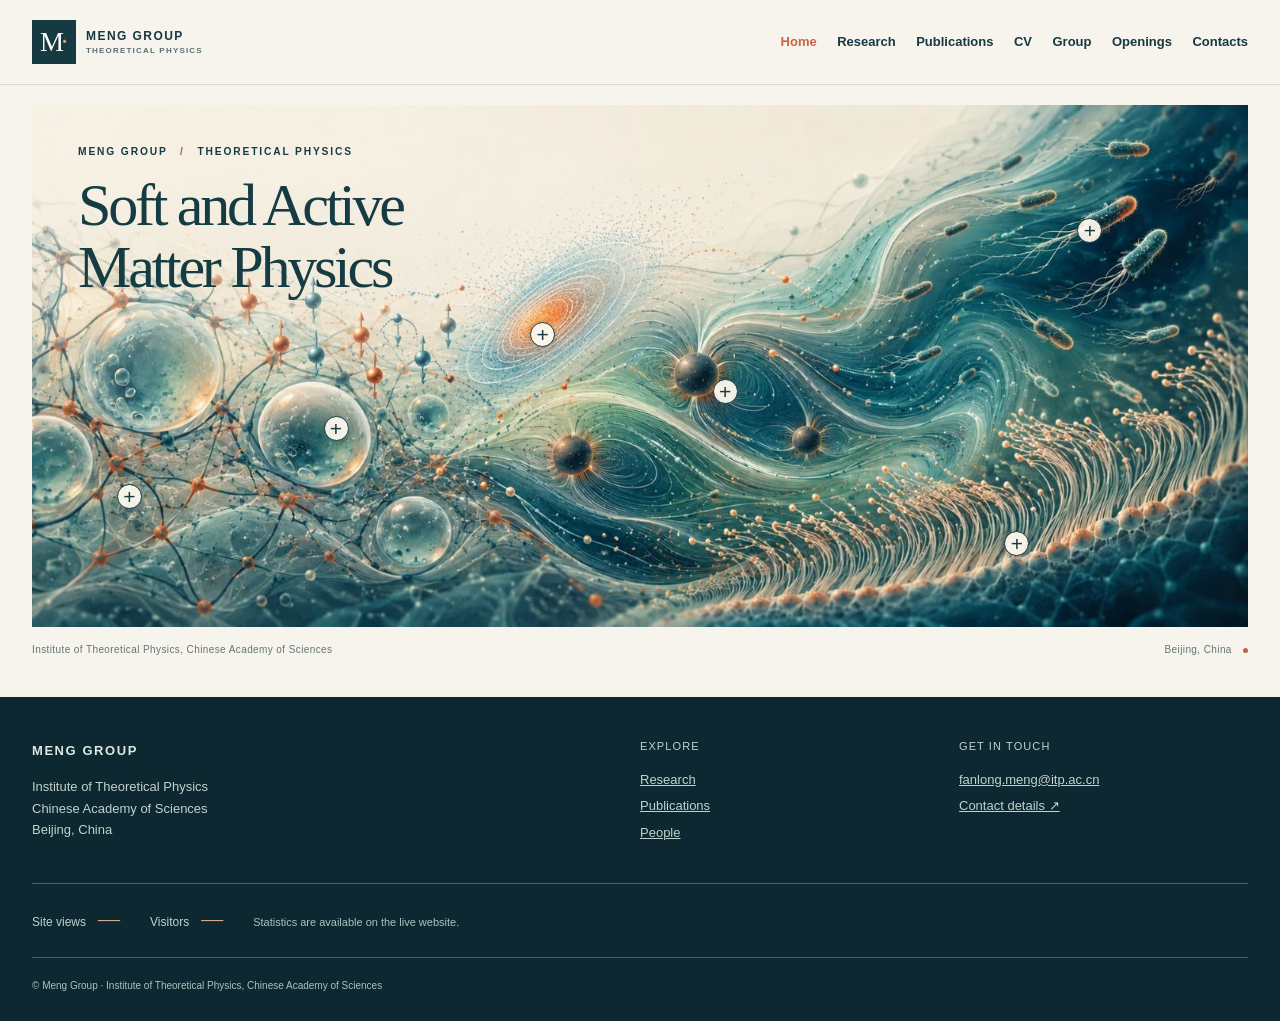
<file: index.html>
<!doctype html><html lang="en"><head><meta charset="utf-8"><meta name="viewport" content="width=device-width,initial-scale=1"><meta name="theme-color" content="#173942"><meta name="description" content="Meng Group — theoretical soft and active matter physics at the Institute of Theoretical Physics, Chinese Academy of Sciences."><title>Soft and Active Matter Physics · Meng Group</title><link rel="stylesheet" href="assets/site.css?v=64dd960cc8"><link rel="stylesheet" href="assets/homepage.css?v=7b49551bd3"></head><body class="home-page">
<a class="skip" href="#main">Skip to content</a><header class="site-header"><div class="container nav-shell"><a class="logo" href="index.html" aria-label="Meng Group home"><span class="logo-mark">M<span>·</span></span><span>MENG GROUP<small>THEORETICAL PHYSICS</small></span></a><button class="menu" type="button" aria-expanded="false" aria-controls="navigation">Menu <span aria-hidden="true">☰</span></button><nav id="navigation" aria-label="Main navigation"><a href="index.html" aria-current="page">Home</a><a href="Research.html">Research</a><a href="Publications.html">Publications</a><a href="CV.html">CV</a><a href="Group.html">Group</a><a href="openings.html">Openings</a><a href="Contacts.html">Contacts</a></nav></div></header>
<main id="main"><section class="home-masthead" aria-labelledby="home-title">
  <div class="masthead-frame">
    <div class="masthead-heading">
      <p class="masthead-kicker">MENG GROUP <span aria-hidden="true">/</span> THEORETICAL PHYSICS</p>
      <h1 id="home-title">Soft and Active<br>Matter Physics</h1>
    </div>
    <div class="masthead-artwork">
    <picture class="masthead-picture">
      <source type="image/webp" srcset="assets/research-hero-768.webp 768w, assets/research-hero.webp 1536w" sizes="(max-width: 700px) 100vw, (max-width: 870px) calc(100vw - 48px), (max-width: 1344px) calc(100vw - 64px), 1280px">
      <img src="assets/research-hero.jpg" width="1536" height="659" fetchpriority="high" alt="A conceptual landscape of polymer networks and droplets, microscopic states, fluid flows, swimming bacteria and cilia. Use the markers to explore the related research.">
    </picture>
<nav class="figure-hotspots" aria-label="Explore research in the illustration"><a class="figure-hotspot hotspot-networks" data-align="left" href="Research.html#polymer-networks" aria-label="Explore dynamic polymer networks and rheology"><span class="hotspot-dot" aria-hidden="true">+</span><span class="hotspot-label">Polymer networks</span></a>
<a class="figure-hotspot hotspot-droplets" data-align="left" href="Research.html#phase-separation" aria-label="Explore phase separation and drying"><span class="hotspot-dot" aria-hidden="true">+</span><span class="hotspot-label">Phase separation and drying</span></a>
<a class="figure-hotspot hotspot-smart" data-align="" href="Research.html#smart-active-matter" aria-label="Explore smart active matter"><span class="hotspot-dot" aria-hidden="true">+</span><span class="hotspot-label">Smart active matter</span></a>
<a class="figure-hotspot hotspot-colloids" data-align="" href="Research.html#driven-colloids" aria-label="Explore driven colloids and magnetic transport"><span class="hotspot-dot" aria-hidden="true">+</span><span class="hotspot-label">Driven colloids</span></a>
<a class="figure-hotspot hotspot-swimmers" data-align="right" href="Research.html#microswimmers" aria-label="Explore microswimmers and bacterial hydrodynamics"><span class="hotspot-dot" aria-hidden="true">+</span><span class="hotspot-label">Microswimmers</span></a>
<a class="figure-hotspot hotspot-cilia" data-align="right" href="Research.html#cilia" aria-label="Explore cilia and synchronization"><span class="hotspot-dot" aria-hidden="true">+</span><span class="hotspot-label">Cilia and synchronization</span></a></nav>
</div>
  </div>
  <div class="masthead-caption">
    <span>Institute of Theoretical Physics, Chinese Academy of Sciences</span>
    <span>Beijing, China <span class="location-dot" aria-hidden="true"></span></span>
  </div>
</section>
</main>
<footer class="site-footer"><div class="container footer-grid"><div><strong>MENG GROUP</strong><p>Institute of Theoretical Physics<br>Chinese Academy of Sciences<br>Beijing, China</p></div><div><span class="footer-label">Explore</span><a href="Research.html">Research</a><a href="Publications.html">Publications</a><a href="Group.html">People</a></div><div><span class="footer-label">Get in touch</span><a href="mailto:fanlong.meng@itp.ac.cn">fanlong.meng@itp.ac.cn</a><a href="Contacts.html">Contact details ↗</a></div></div><div class="container visitor-stats" aria-label="Site visit statistics"><span class="visitor-stat">Site views <strong id="busuanzi_value_site_pv">—</strong></span><span class="visitor-stat">Visitors <strong id="busuanzi_value_site_uv">—</strong></span><small class="visitor-stats-status" role="status" aria-live="polite"></small><noscript>Enable JavaScript to view visit statistics.</noscript></div><div class="container copyright">© Meng Group · Institute of Theoretical Physics, Chinese Academy of Sciences</div></footer><script src="assets/site.js" defer></script><script src="assets/visitor-stats.js?v=87d394876b" defer></script></body></html>
</file>
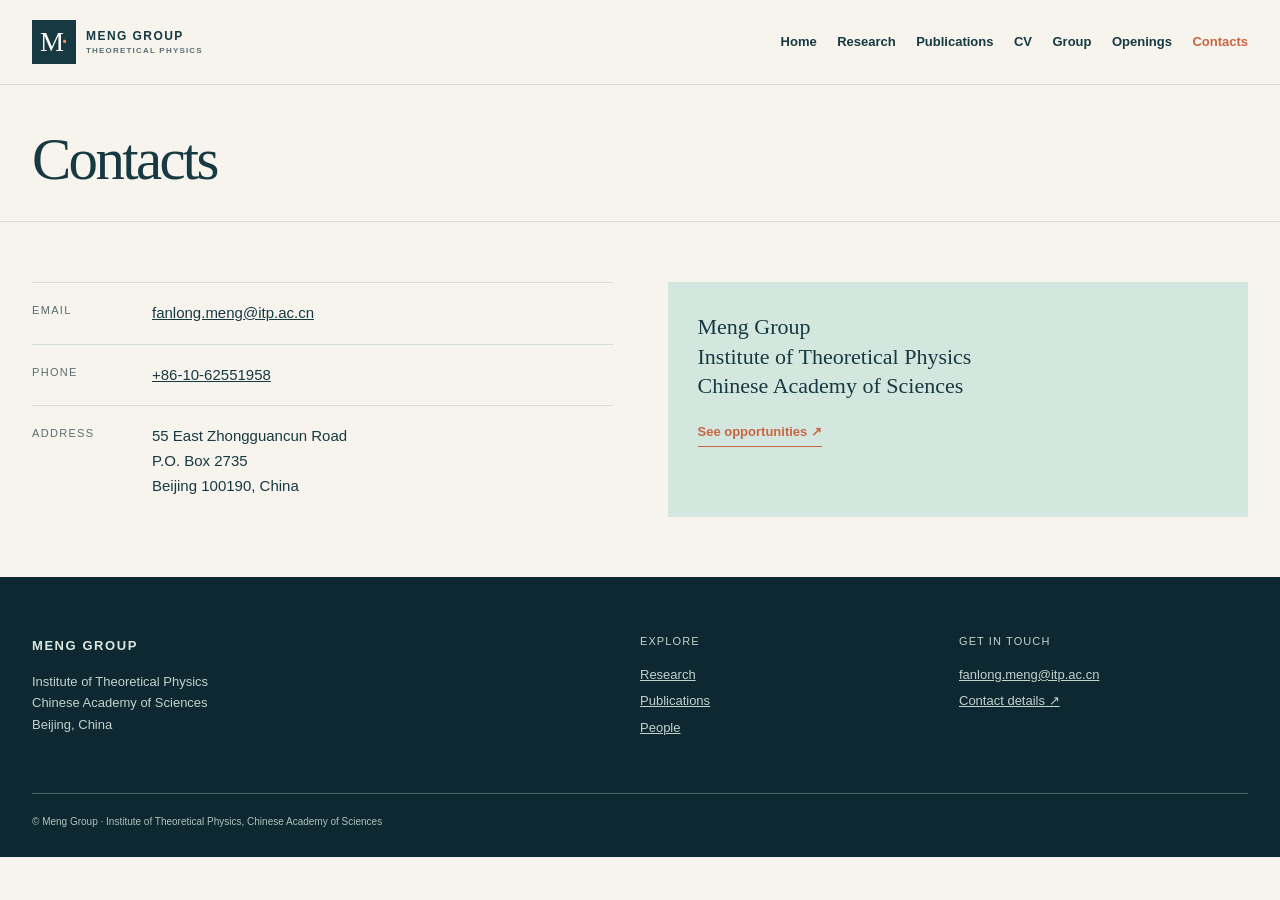
<file: Contacts.html>
<!doctype html><html lang="en"><head><meta charset="utf-8"><meta name="viewport" content="width=device-width,initial-scale=1"><meta name="theme-color" content="#173942"><meta name="description" content="Meng Group — theoretical soft and active matter physics at the Institute of Theoretical Physics, Chinese Academy of Sciences."><title>Contacts · Meng Group</title><link rel="stylesheet" href="assets/site.css?v=64dd960cc8"></head><body class="inner-page">
<a class="skip" href="#main">Skip to content</a><header class="site-header"><div class="container nav-shell"><a class="logo" href="index.html" aria-label="Meng Group home"><span class="logo-mark">M<span>·</span></span><span>MENG GROUP<small>THEORETICAL PHYSICS</small></span></a><button class="menu" type="button" aria-expanded="false" aria-controls="navigation">Menu <span aria-hidden="true">☰</span></button><nav id="navigation" aria-label="Main navigation"><a href="index.html">Home</a><a href="Research.html">Research</a><a href="Publications.html">Publications</a><a href="CV.html">CV</a><a href="Group.html">Group</a><a href="openings.html">Openings</a><a href="Contacts.html" aria-current="page">Contacts</a></nav></div></header>
<main id="main"><div class="page-heading container"><h1>Contacts</h1></div><section class="band"><div class="container contact-grid"><div><div class="contact-row"><small>Email</small><div><a href="mailto:fanlong.meng@itp.ac.cn">fanlong.meng@itp.ac.cn</a></div></div><div class="contact-row"><small>Phone</small><div><a href="tel:+861062551958">+86-10-62551958</a></div></div><div class="contact-row"><small>Address</small><div>55 East Zhongguancun Road<br>P.O. Box 2735<br>Beijing 100190, China</div></div></div><div class="callout"><p>Meng Group<br>Institute of Theoretical Physics<br>Chinese Academy of Sciences</p><a class="text-link" href="openings.html">See opportunities ↗</a></div></div></section></main>
<footer class="site-footer"><div class="container footer-grid"><div><strong>MENG GROUP</strong><p>Institute of Theoretical Physics<br>Chinese Academy of Sciences<br>Beijing, China</p></div><div><span class="footer-label">Explore</span><a href="Research.html">Research</a><a href="Publications.html">Publications</a><a href="Group.html">People</a></div><div><span class="footer-label">Get in touch</span><a href="mailto:fanlong.meng@itp.ac.cn">fanlong.meng@itp.ac.cn</a><a href="Contacts.html">Contact details ↗</a></div></div><div class="container copyright">© Meng Group · Institute of Theoretical Physics, Chinese Academy of Sciences</div></footer><script src="assets/site.js" defer></script><script src="assets/visitor-stats.js?v=87d394876b" defer></script></body></html>
</file>
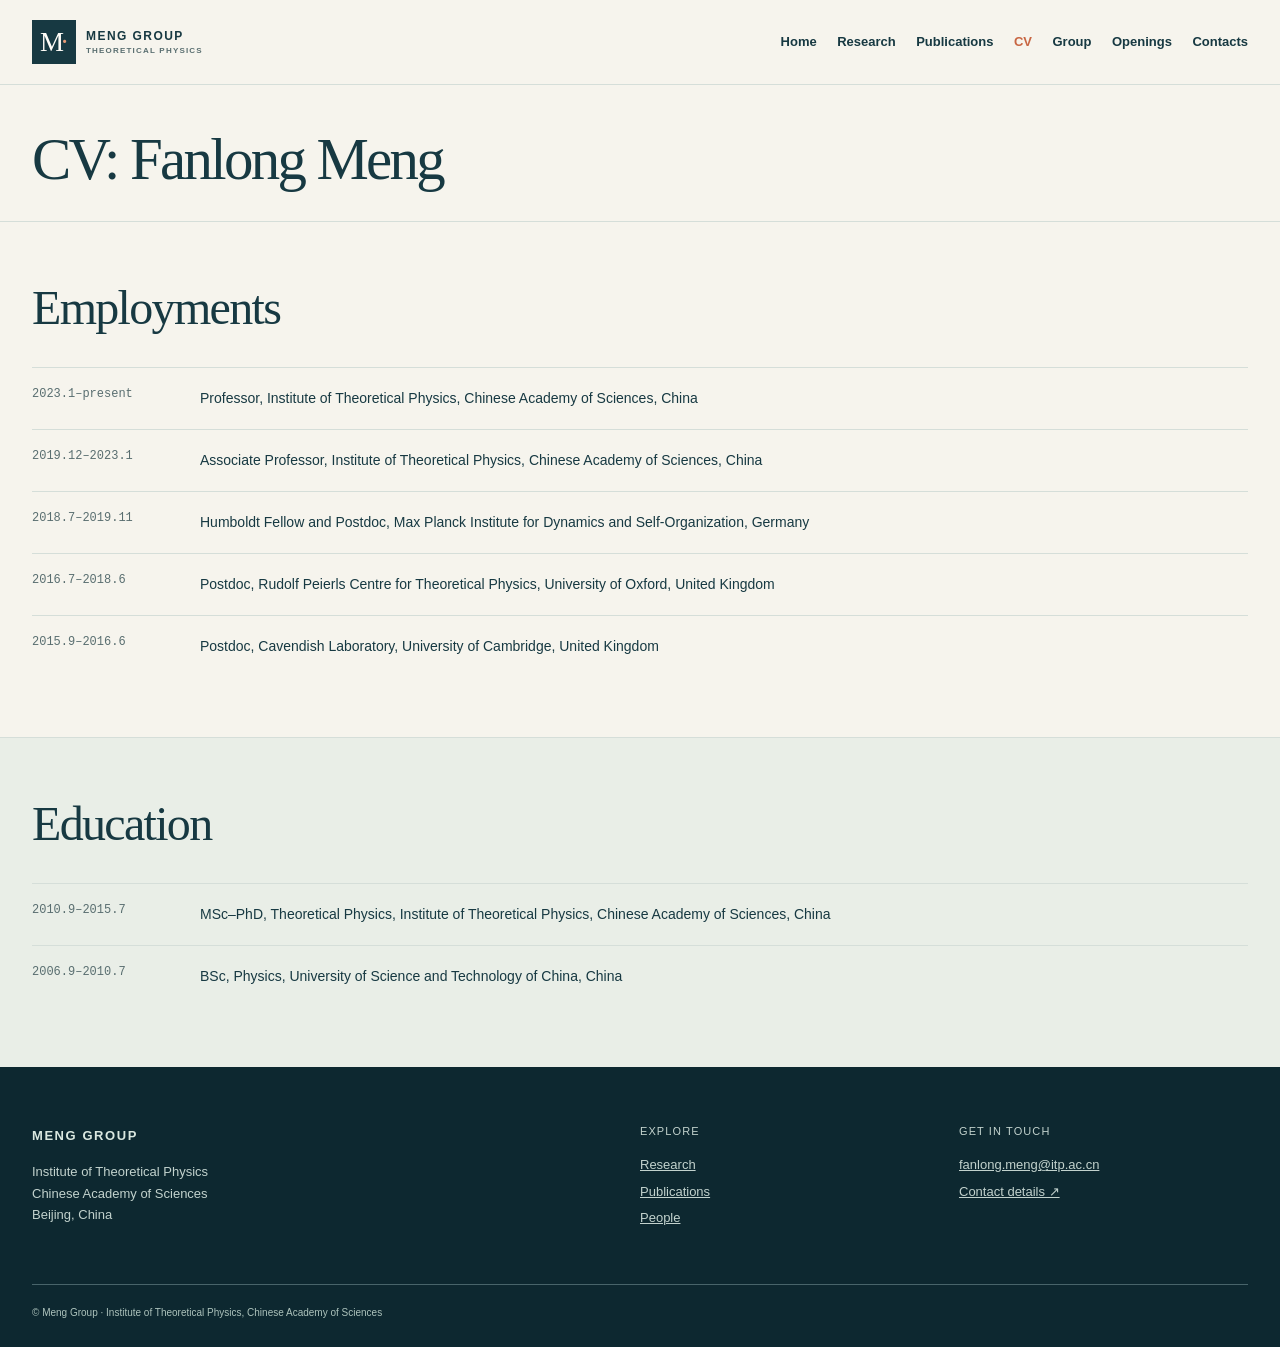
<file: CV.html>
<!doctype html><html lang="en"><head><meta charset="utf-8"><meta name="viewport" content="width=device-width,initial-scale=1"><meta name="theme-color" content="#173942"><meta name="description" content="Meng Group — theoretical soft and active matter physics at the Institute of Theoretical Physics, Chinese Academy of Sciences."><title>CV · Meng Group</title><link rel="stylesheet" href="assets/site.css?v=64dd960cc8"></head><body class="inner-page">
<a class="skip" href="#main">Skip to content</a><header class="site-header"><div class="container nav-shell"><a class="logo" href="index.html" aria-label="Meng Group home"><span class="logo-mark">M<span>·</span></span><span>MENG GROUP<small>THEORETICAL PHYSICS</small></span></a><button class="menu" type="button" aria-expanded="false" aria-controls="navigation">Menu <span aria-hidden="true">☰</span></button><nav id="navigation" aria-label="Main navigation"><a href="index.html">Home</a><a href="Research.html">Research</a><a href="Publications.html">Publications</a><a href="CV.html" aria-current="page">CV</a><a href="Group.html">Group</a><a href="openings.html">Openings</a><a href="Contacts.html">Contacts</a></nav></div></header>
<main id="main"><div class="page-heading container"><h1>CV: Fanlong Meng</h1></div><section class="band"><div class="container"><div class="section-header"><div><h2>Employments</h2></div></div><ul class="timeline"><li><time>2023.1–present</time><span>Professor, Institute of Theoretical Physics, Chinese Academy of Sciences, China</span></li><li><time>2019.12–2023.1</time><span>Associate Professor, Institute of Theoretical Physics, Chinese Academy of Sciences, China</span></li><li><time>2018.7–2019.11</time><span>Humboldt Fellow and Postdoc, Max Planck Institute for Dynamics and Self-Organization, Germany</span></li><li><time>2016.7–2018.6</time><span>Postdoc, Rudolf Peierls Centre for Theoretical Physics, University of Oxford, United Kingdom</span></li><li><time>2015.9–2016.6</time><span>Postdoc, Cavendish Laboratory, University of Cambridge, United Kingdom</span></li></ul></div></section><section class="band tint"><div class="container"><div class="section-header"><div><h2>Education</h2></div></div><ul class="timeline"><li><time>2010.9–2015.7</time><span>MSc–PhD, Theoretical Physics, Institute of Theoretical Physics, Chinese Academy of Sciences, China</span></li><li><time>2006.9–2010.7</time><span>BSc, Physics, University of Science and Technology of China, China</span></li></ul></div></section></main>
<footer class="site-footer"><div class="container footer-grid"><div><strong>MENG GROUP</strong><p>Institute of Theoretical Physics<br>Chinese Academy of Sciences<br>Beijing, China</p></div><div><span class="footer-label">Explore</span><a href="Research.html">Research</a><a href="Publications.html">Publications</a><a href="Group.html">People</a></div><div><span class="footer-label">Get in touch</span><a href="mailto:fanlong.meng@itp.ac.cn">fanlong.meng@itp.ac.cn</a><a href="Contacts.html">Contact details ↗</a></div></div><div class="container copyright">© Meng Group · Institute of Theoretical Physics, Chinese Academy of Sciences</div></footer><script src="assets/site.js" defer></script><script src="assets/visitor-stats.js?v=87d394876b" defer></script></body></html>
</file>
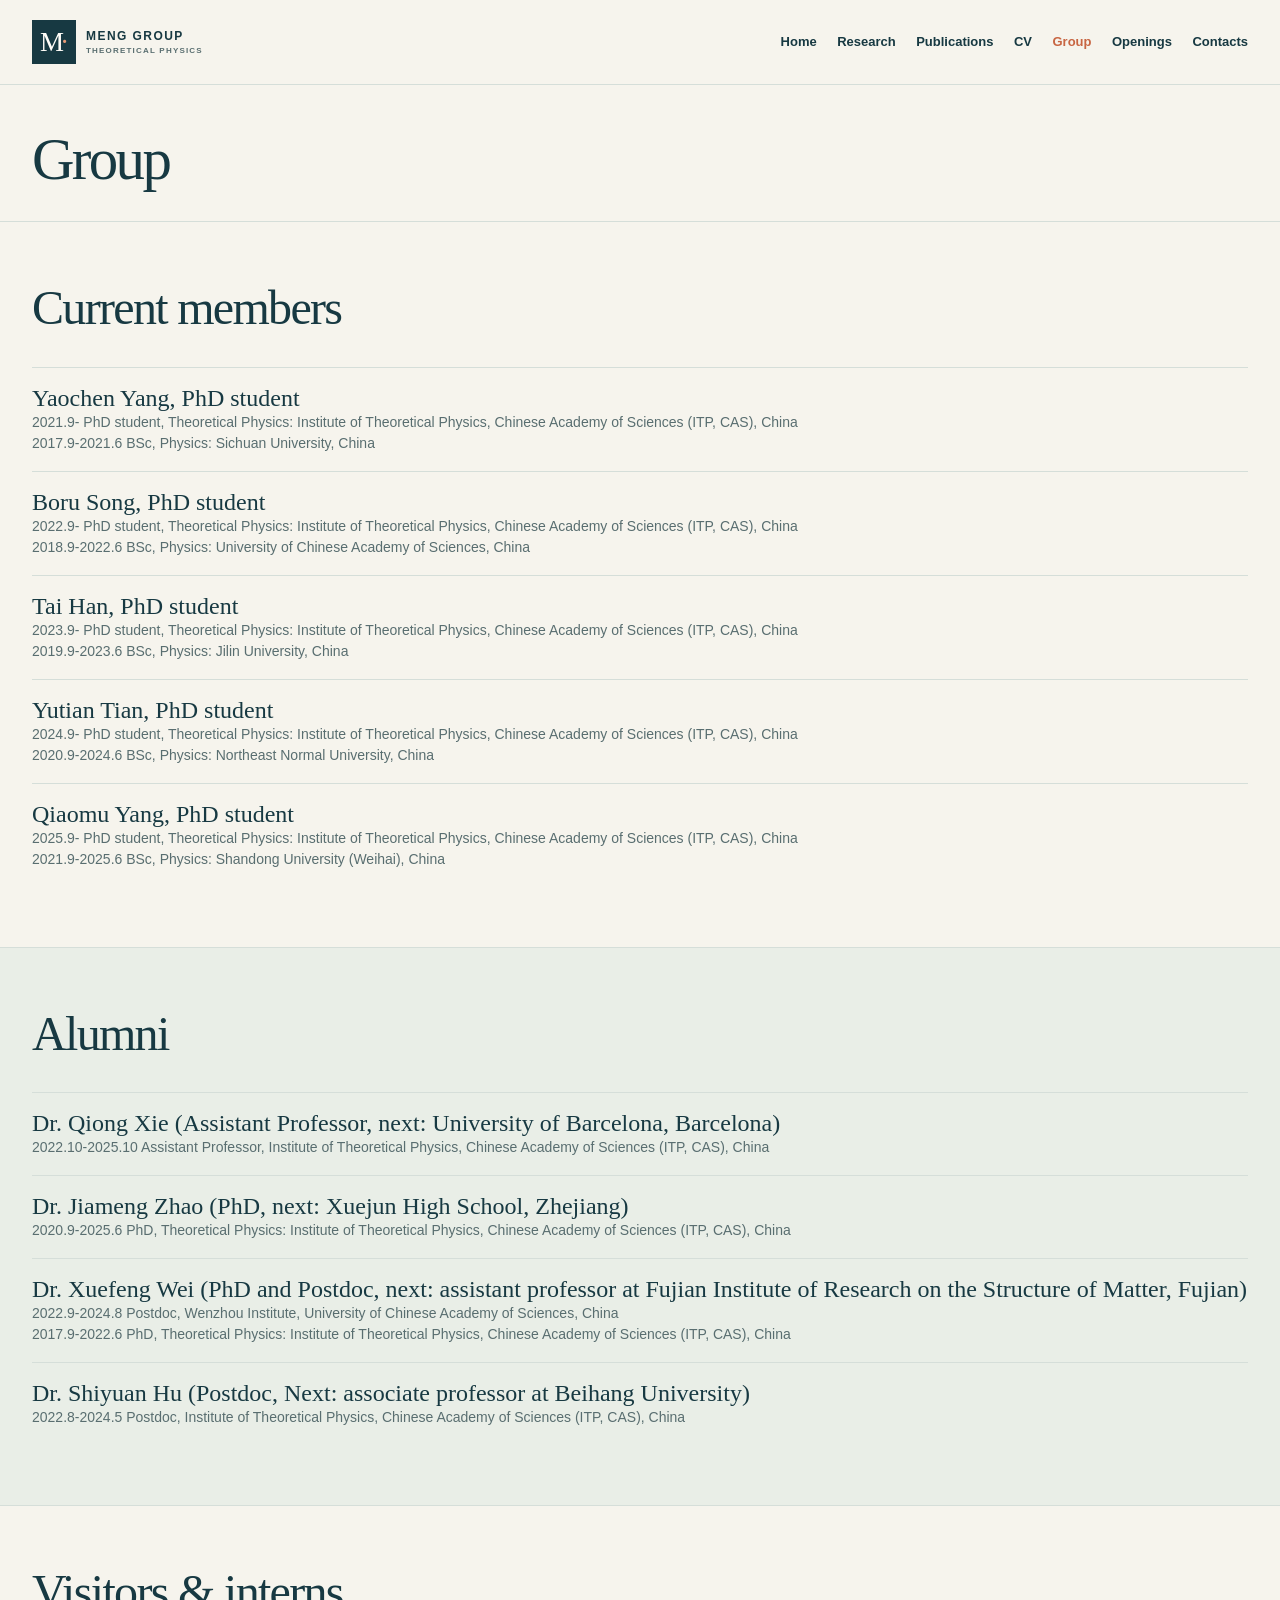
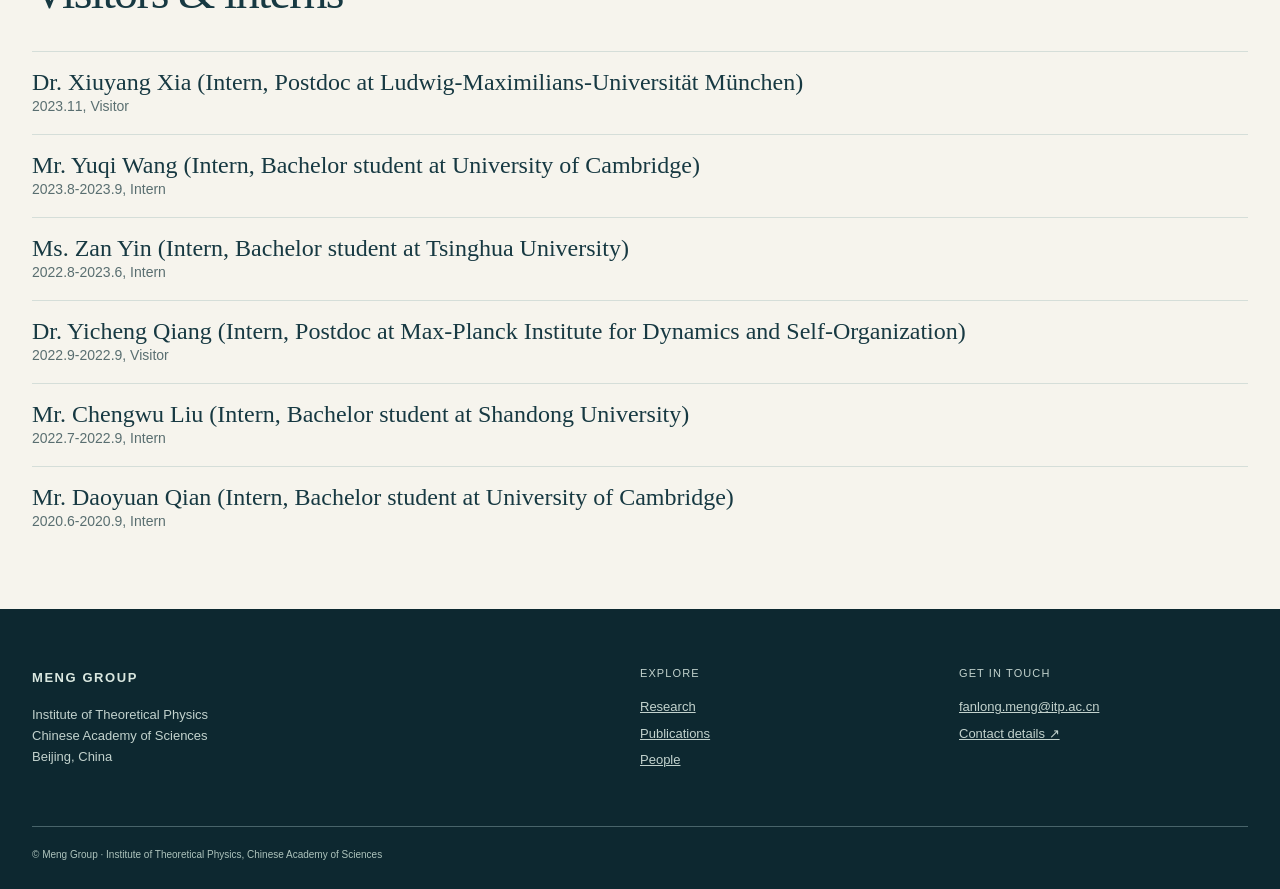
<file: Group.html>
<!doctype html><html lang="en"><head><meta charset="utf-8"><meta name="viewport" content="width=device-width,initial-scale=1"><meta name="theme-color" content="#173942"><meta name="description" content="Meng Group — theoretical soft and active matter physics at the Institute of Theoretical Physics, Chinese Academy of Sciences."><title>Group · Meng Group</title><link rel="stylesheet" href="assets/site.css?v=64dd960cc8"></head><body class="inner-page">
<a class="skip" href="#main">Skip to content</a><header class="site-header"><div class="container nav-shell"><a class="logo" href="index.html" aria-label="Meng Group home"><span class="logo-mark">M<span>·</span></span><span>MENG GROUP<small>THEORETICAL PHYSICS</small></span></a><button class="menu" type="button" aria-expanded="false" aria-controls="navigation">Menu <span aria-hidden="true">☰</span></button><nav id="navigation" aria-label="Main navigation"><a href="index.html">Home</a><a href="Research.html">Research</a><a href="Publications.html">Publications</a><a href="CV.html">CV</a><a href="Group.html" aria-current="page">Group</a><a href="openings.html">Openings</a><a href="Contacts.html">Contacts</a></nav></div></header>
<main id="main"><div class="page-heading container"><h1>Group</h1></div><section class="band"><div class="container"><div class="section-header"><div><h2>Current members</h2></div></div><ul class="people-list"><li><strong>Yaochen Yang, PhD student</strong><span>2021.9- PhD student, Theoretical Physics: Institute of Theoretical Physics, Chinese Academy of Sciences (ITP, CAS), China</span><span>2017.9-2021.6 BSc, Physics: Sichuan University, China</span></li><li><strong>Boru Song, PhD student</strong><span>2022.9- PhD student, Theoretical Physics: Institute of Theoretical Physics, Chinese Academy of Sciences (ITP, CAS), China</span><span>2018.9-2022.6 BSc, Physics: University of Chinese Academy of Sciences, China</span></li><li><strong>Tai Han, PhD student</strong><span>2023.9- PhD student, Theoretical Physics: Institute of Theoretical Physics, Chinese Academy of Sciences (ITP, CAS), China</span><span>2019.9-2023.6 BSc, Physics: Jilin University, China</span></li><li><strong>Yutian Tian, PhD student</strong><span>2024.9- PhD student, Theoretical Physics: Institute of Theoretical Physics, Chinese Academy of Sciences (ITP, CAS), China</span><span>2020.9-2024.6 BSc, Physics: Northeast Normal University, China</span></li><li><strong>Qiaomu Yang, PhD student</strong><span>2025.9- PhD student, Theoretical Physics: Institute of Theoretical Physics, Chinese Academy of Sciences (ITP, CAS), China</span><span>2021.9-2025.6 BSc, Physics: Shandong University (Weihai), China</span></li></ul></div></section><section class="band tint"><div class="container"><div class="section-header"><div><h2>Alumni</h2></div></div><ul class="people-list"><li><strong>Dr. Qiong Xie (Assistant Professor, next: University of Barcelona, Barcelona)</strong><span>2022.10-2025.10 Assistant Professor, Institute of Theoretical Physics, Chinese Academy of Sciences (ITP, CAS), China</span></li><li><strong>Dr. Jiameng Zhao (PhD, next: Xuejun High School, Zhejiang)</strong><span>2020.9-2025.6 PhD, Theoretical Physics: Institute of Theoretical Physics, Chinese Academy of Sciences (ITP, CAS), China</span></li><li><strong>Dr. Xuefeng Wei (PhD and Postdoc, next: assistant professor at Fujian Institute of Research on the Structure of Matter, Fujian)</strong><span>2022.9-2024.8 Postdoc, Wenzhou Institute, University of Chinese Academy of Sciences, China</span><span>2017.9-2022.6 PhD, Theoretical Physics: Institute of Theoretical Physics, Chinese Academy of Sciences (ITP, CAS), China</span></li><li><strong>Dr. Shiyuan Hu (Postdoc, Next: associate professor at Beihang University)</strong><span>2022.8-2024.5 Postdoc, Institute of Theoretical Physics, Chinese Academy of Sciences (ITP, CAS), China</span></li></ul></div></section><section class="band"><div class="container"><div class="section-header"><div><h2>Visitors &amp; interns</h2></div></div><ul class="people-list"><li><strong>Dr. Xiuyang Xia (Intern, Postdoc at Ludwig-Maximilians-Universität München)</strong><span>2023.11, Visitor</span></li><li><strong>Mr. Yuqi Wang (Intern, Bachelor student at University of Cambridge)</strong><span>2023.8-2023.9, Intern</span></li><li><strong>Ms. Zan Yin (Intern, Bachelor student at Tsinghua University)</strong><span>2022.8-2023.6, Intern</span></li><li><strong>Dr. Yicheng Qiang (Intern, Postdoc at Max-Planck Institute for Dynamics and Self-Organization)</strong><span>2022.9-2022.9, Visitor</span></li><li><strong>Mr. Chengwu Liu (Intern, Bachelor student at Shandong University)</strong><span>2022.7-2022.9, Intern</span></li><li><strong>Mr. Daoyuan Qian (Intern, Bachelor student at University of Cambridge)</strong><span>2020.6-2020.9, Intern</span></li></ul></div></section></main>
<footer class="site-footer"><div class="container footer-grid"><div><strong>MENG GROUP</strong><p>Institute of Theoretical Physics<br>Chinese Academy of Sciences<br>Beijing, China</p></div><div><span class="footer-label">Explore</span><a href="Research.html">Research</a><a href="Publications.html">Publications</a><a href="Group.html">People</a></div><div><span class="footer-label">Get in touch</span><a href="mailto:fanlong.meng@itp.ac.cn">fanlong.meng@itp.ac.cn</a><a href="Contacts.html">Contact details ↗</a></div></div><div class="container copyright">© Meng Group · Institute of Theoretical Physics, Chinese Academy of Sciences</div></footer><script src="assets/site.js" defer></script><script src="assets/visitor-stats.js?v=87d394876b" defer></script></body></html>
</file>
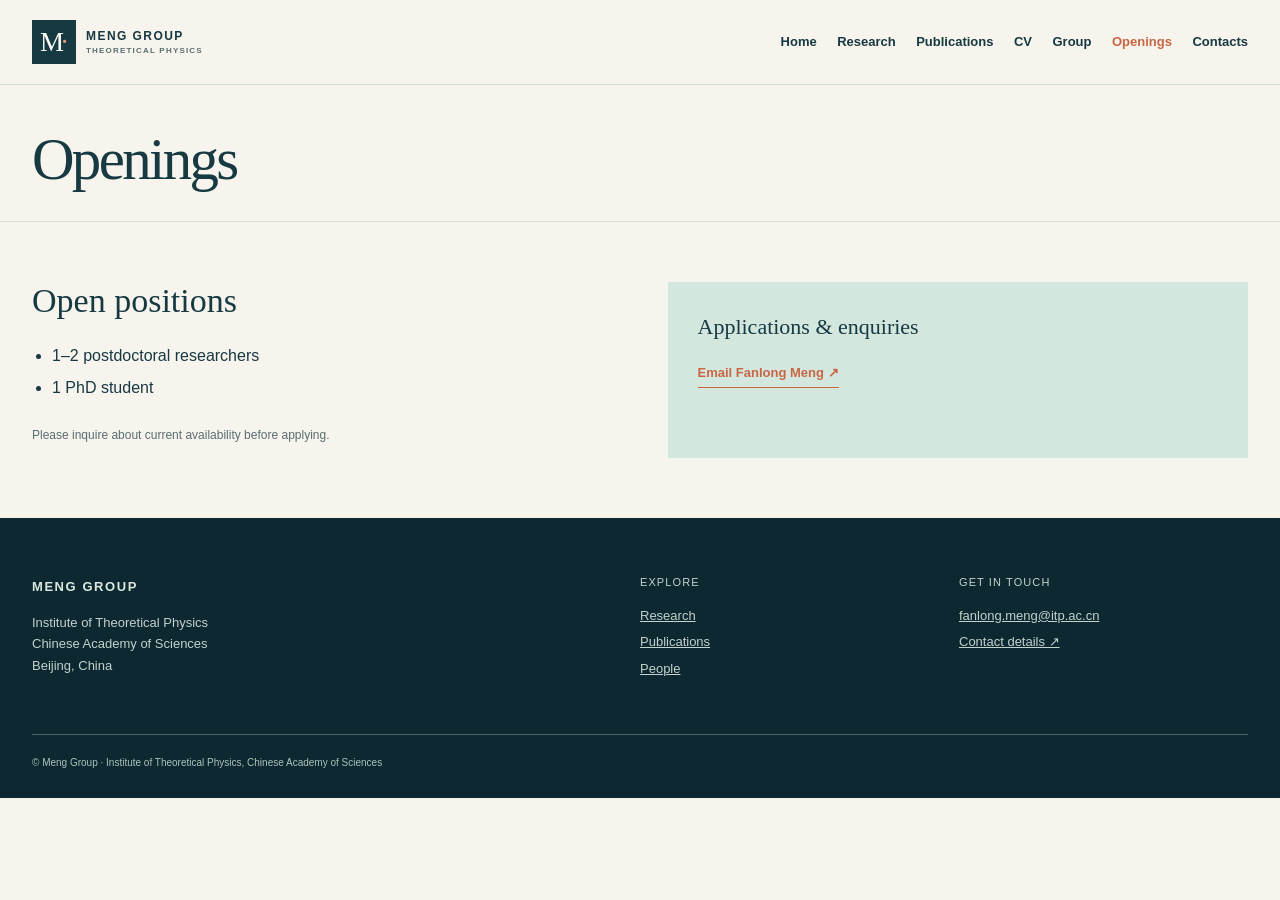
<file: openings.html>
<!doctype html><html lang="en"><head><meta charset="utf-8"><meta name="viewport" content="width=device-width,initial-scale=1"><meta name="theme-color" content="#173942"><meta name="description" content="Meng Group — theoretical soft and active matter physics at the Institute of Theoretical Physics, Chinese Academy of Sciences."><title>Openings · Meng Group</title><link rel="stylesheet" href="assets/site.css?v=64dd960cc8"></head><body class="inner-page">
<a class="skip" href="#main">Skip to content</a><header class="site-header"><div class="container nav-shell"><a class="logo" href="index.html" aria-label="Meng Group home"><span class="logo-mark">M<span>·</span></span><span>MENG GROUP<small>THEORETICAL PHYSICS</small></span></a><button class="menu" type="button" aria-expanded="false" aria-controls="navigation">Menu <span aria-hidden="true">☰</span></button><nav id="navigation" aria-label="Main navigation"><a href="index.html">Home</a><a href="Research.html">Research</a><a href="Publications.html">Publications</a><a href="CV.html">CV</a><a href="Group.html">Group</a><a href="openings.html" aria-current="page">Openings</a><a href="Contacts.html">Contacts</a></nav></div></header>
<main id="main"><div class="page-heading container"><h1>Openings</h1></div><section class="band"><div class="container contact-grid"><div><h2 class="column-title">Open positions</h2><ul class="open-positions"><li>1–2 postdoctoral researchers</li><li>1 PhD student</li></ul><p class="fine-print">Please inquire about current availability before applying.</p></div><div class="callout"><p>Applications &amp; enquiries</p><a class="text-link" href="mailto:fanlong.meng@itp.ac.cn?subject=Meng%20Group%20opportunities">Email Fanlong Meng ↗</a></div></div></section></main>
<footer class="site-footer"><div class="container footer-grid"><div><strong>MENG GROUP</strong><p>Institute of Theoretical Physics<br>Chinese Academy of Sciences<br>Beijing, China</p></div><div><span class="footer-label">Explore</span><a href="Research.html">Research</a><a href="Publications.html">Publications</a><a href="Group.html">People</a></div><div><span class="footer-label">Get in touch</span><a href="mailto:fanlong.meng@itp.ac.cn">fanlong.meng@itp.ac.cn</a><a href="Contacts.html">Contact details ↗</a></div></div><div class="container copyright">© Meng Group · Institute of Theoretical Physics, Chinese Academy of Sciences</div></footer><script src="assets/site.js" defer></script><script src="assets/visitor-stats.js?v=87d394876b" defer></script></body></html>
</file>
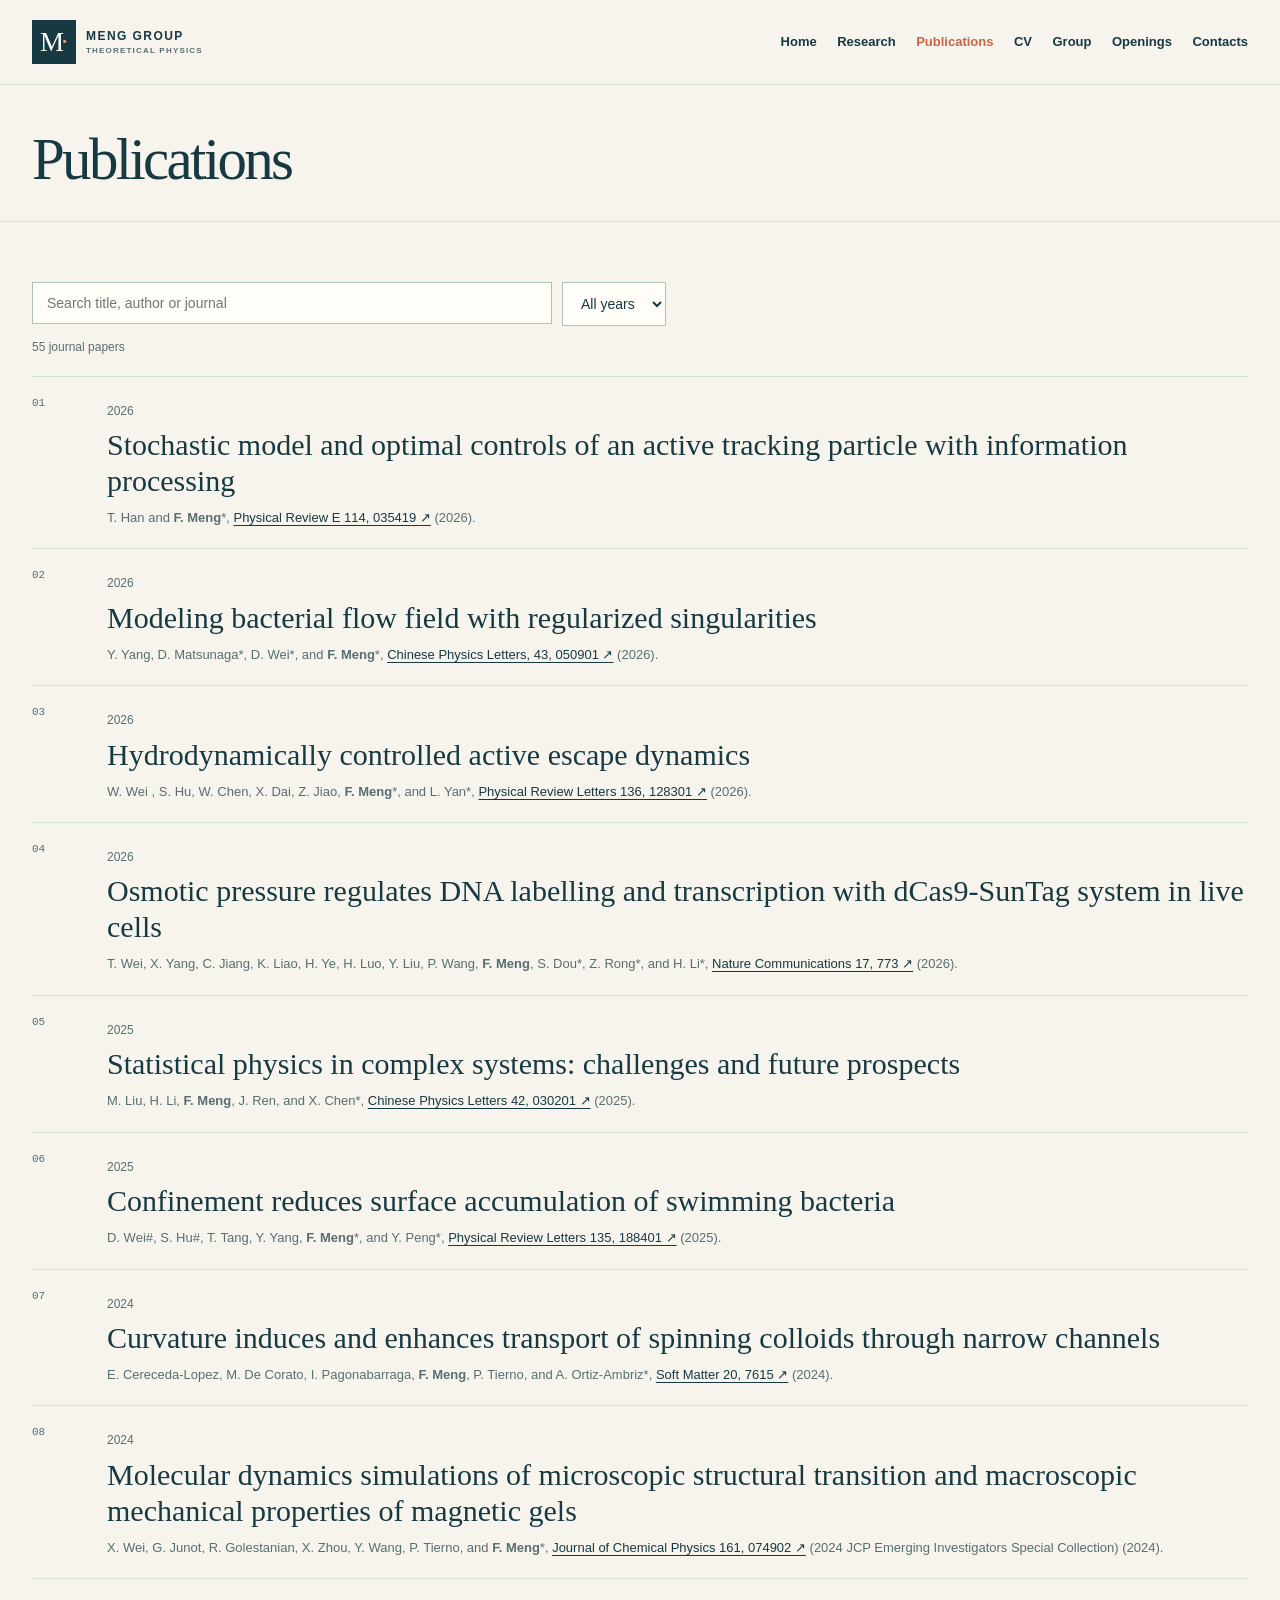
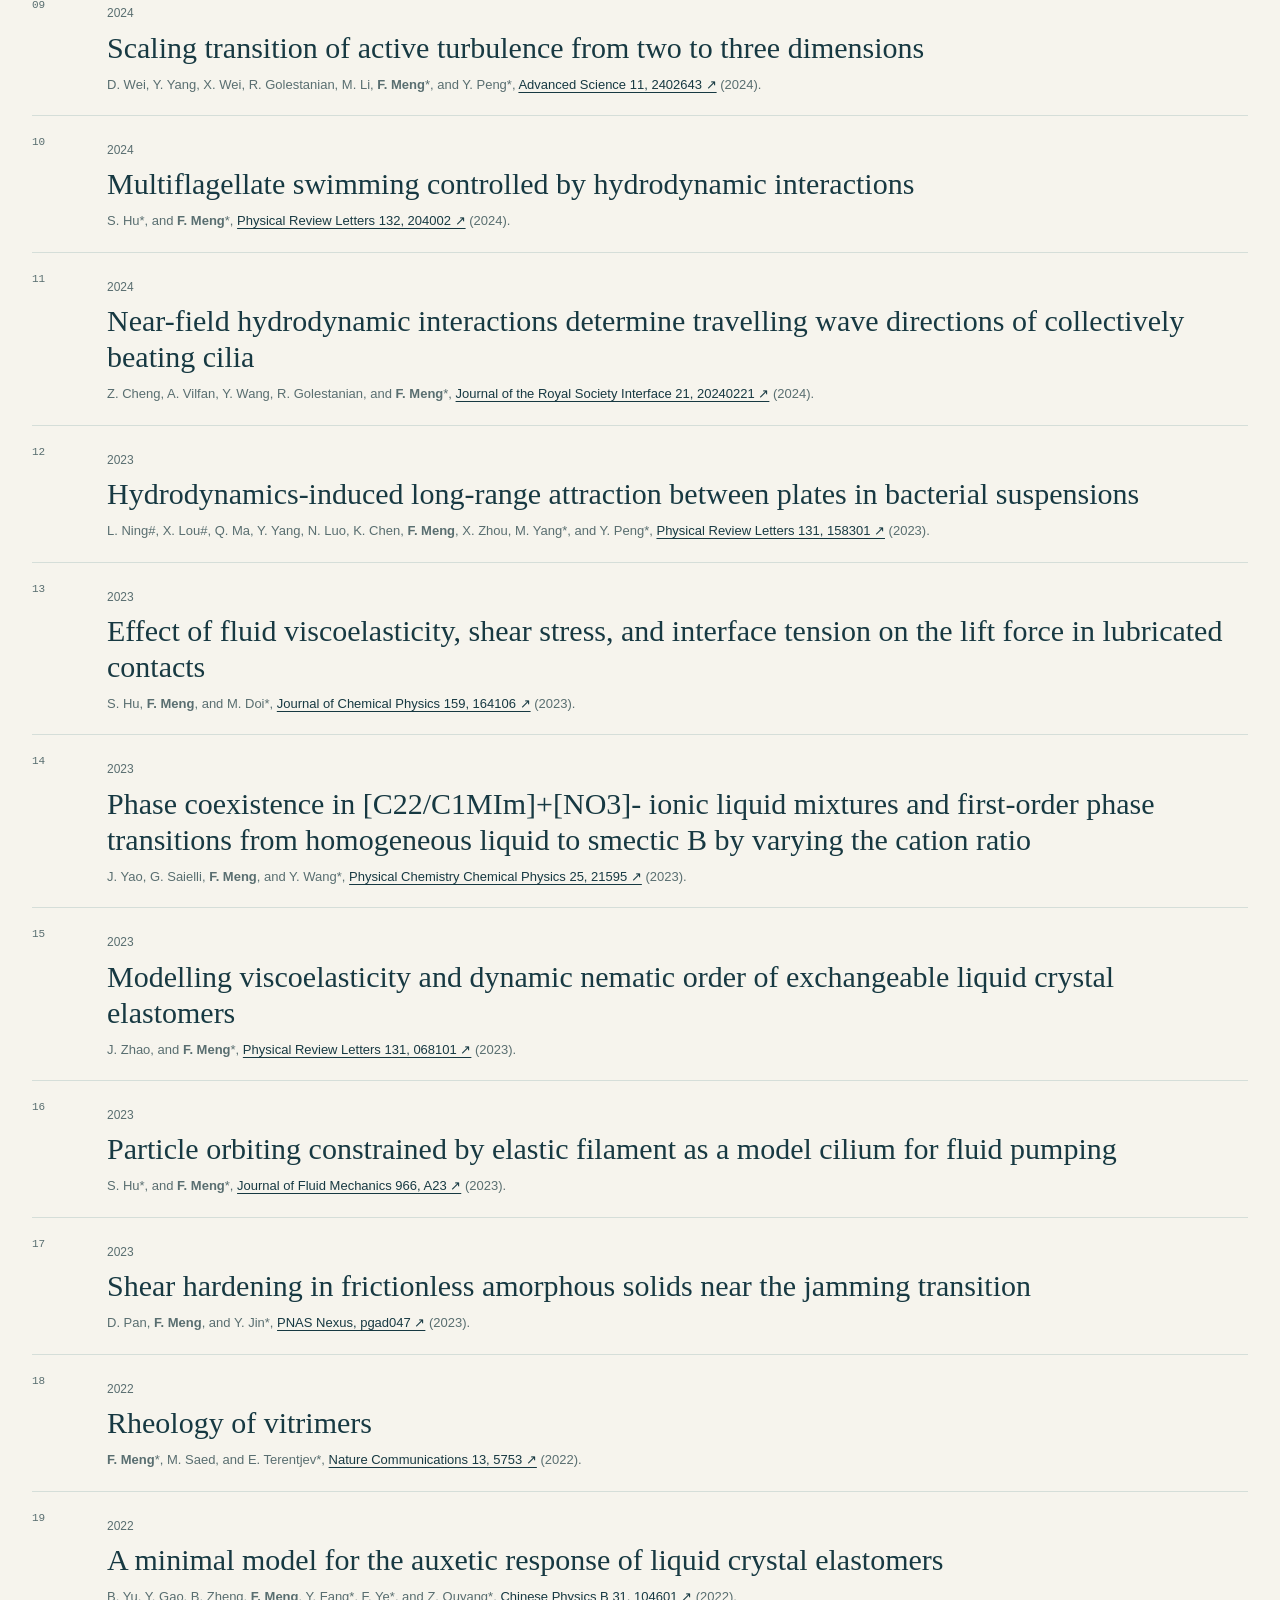
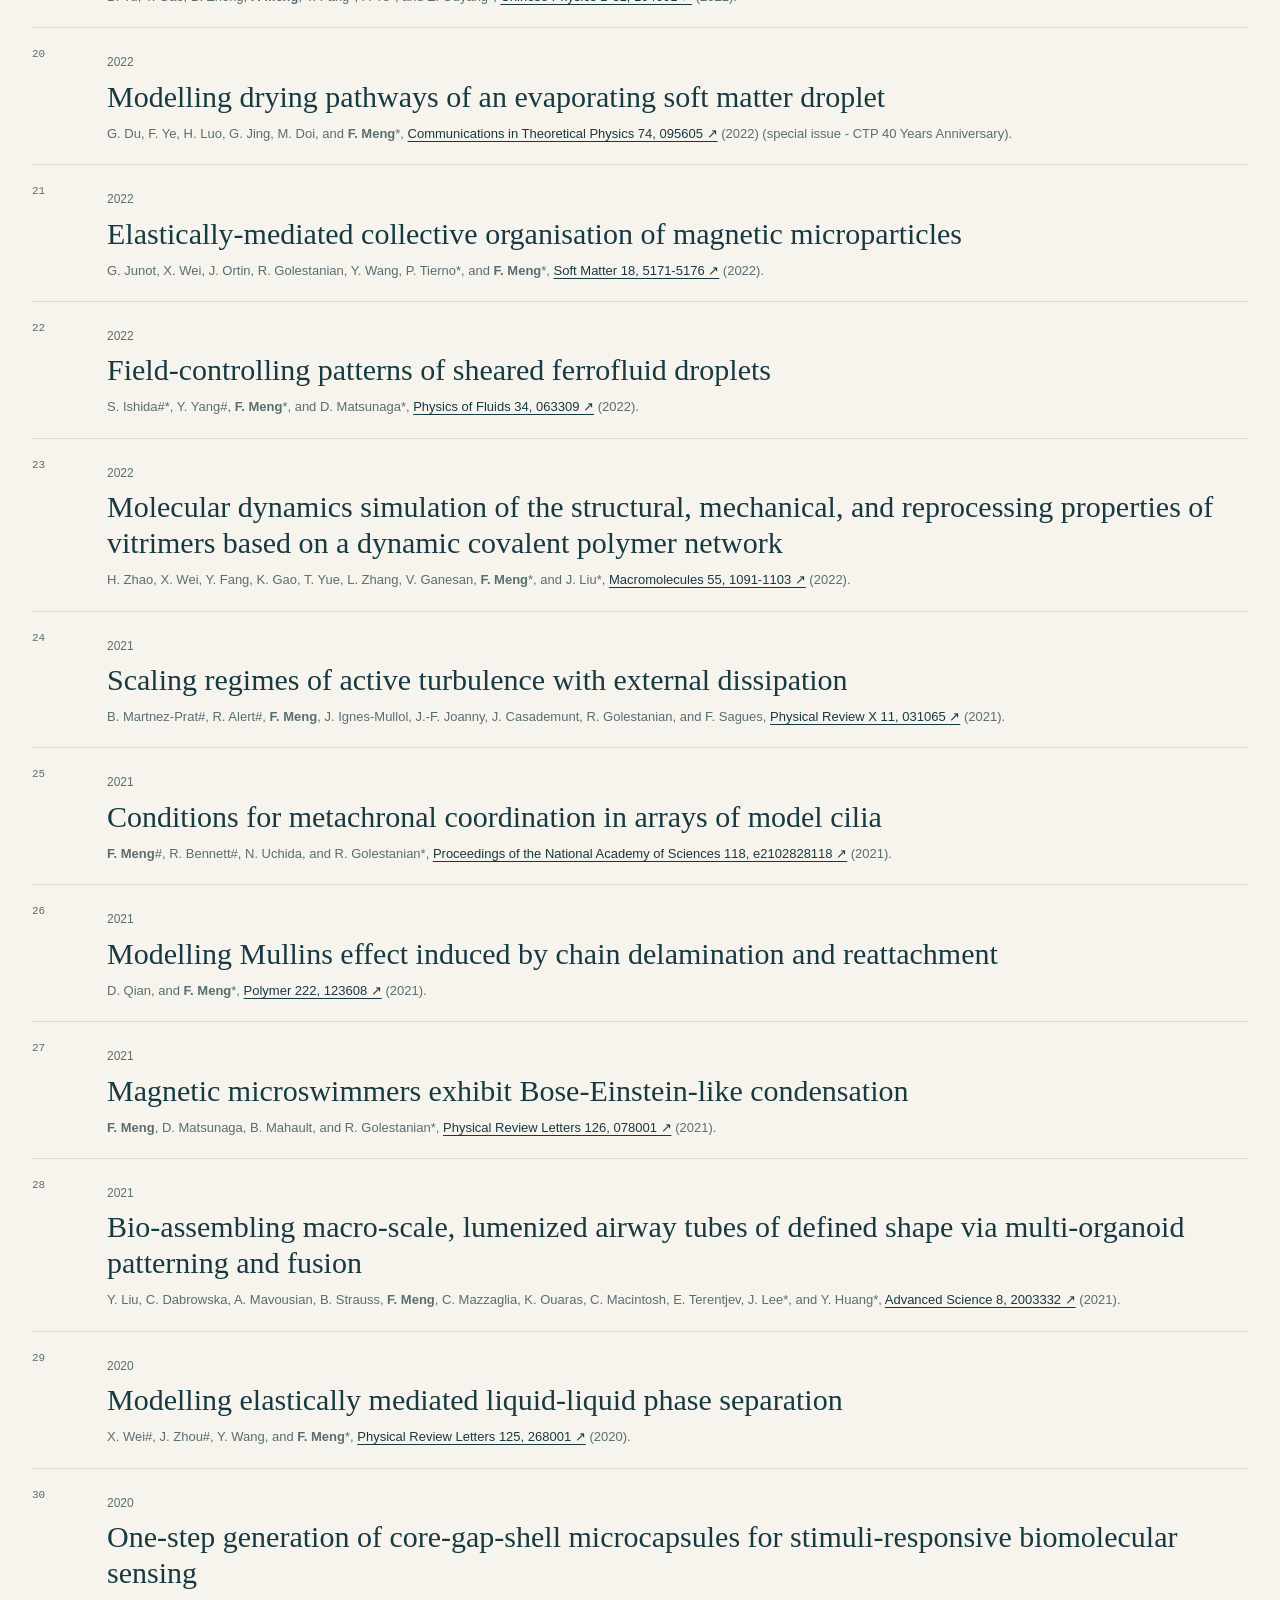
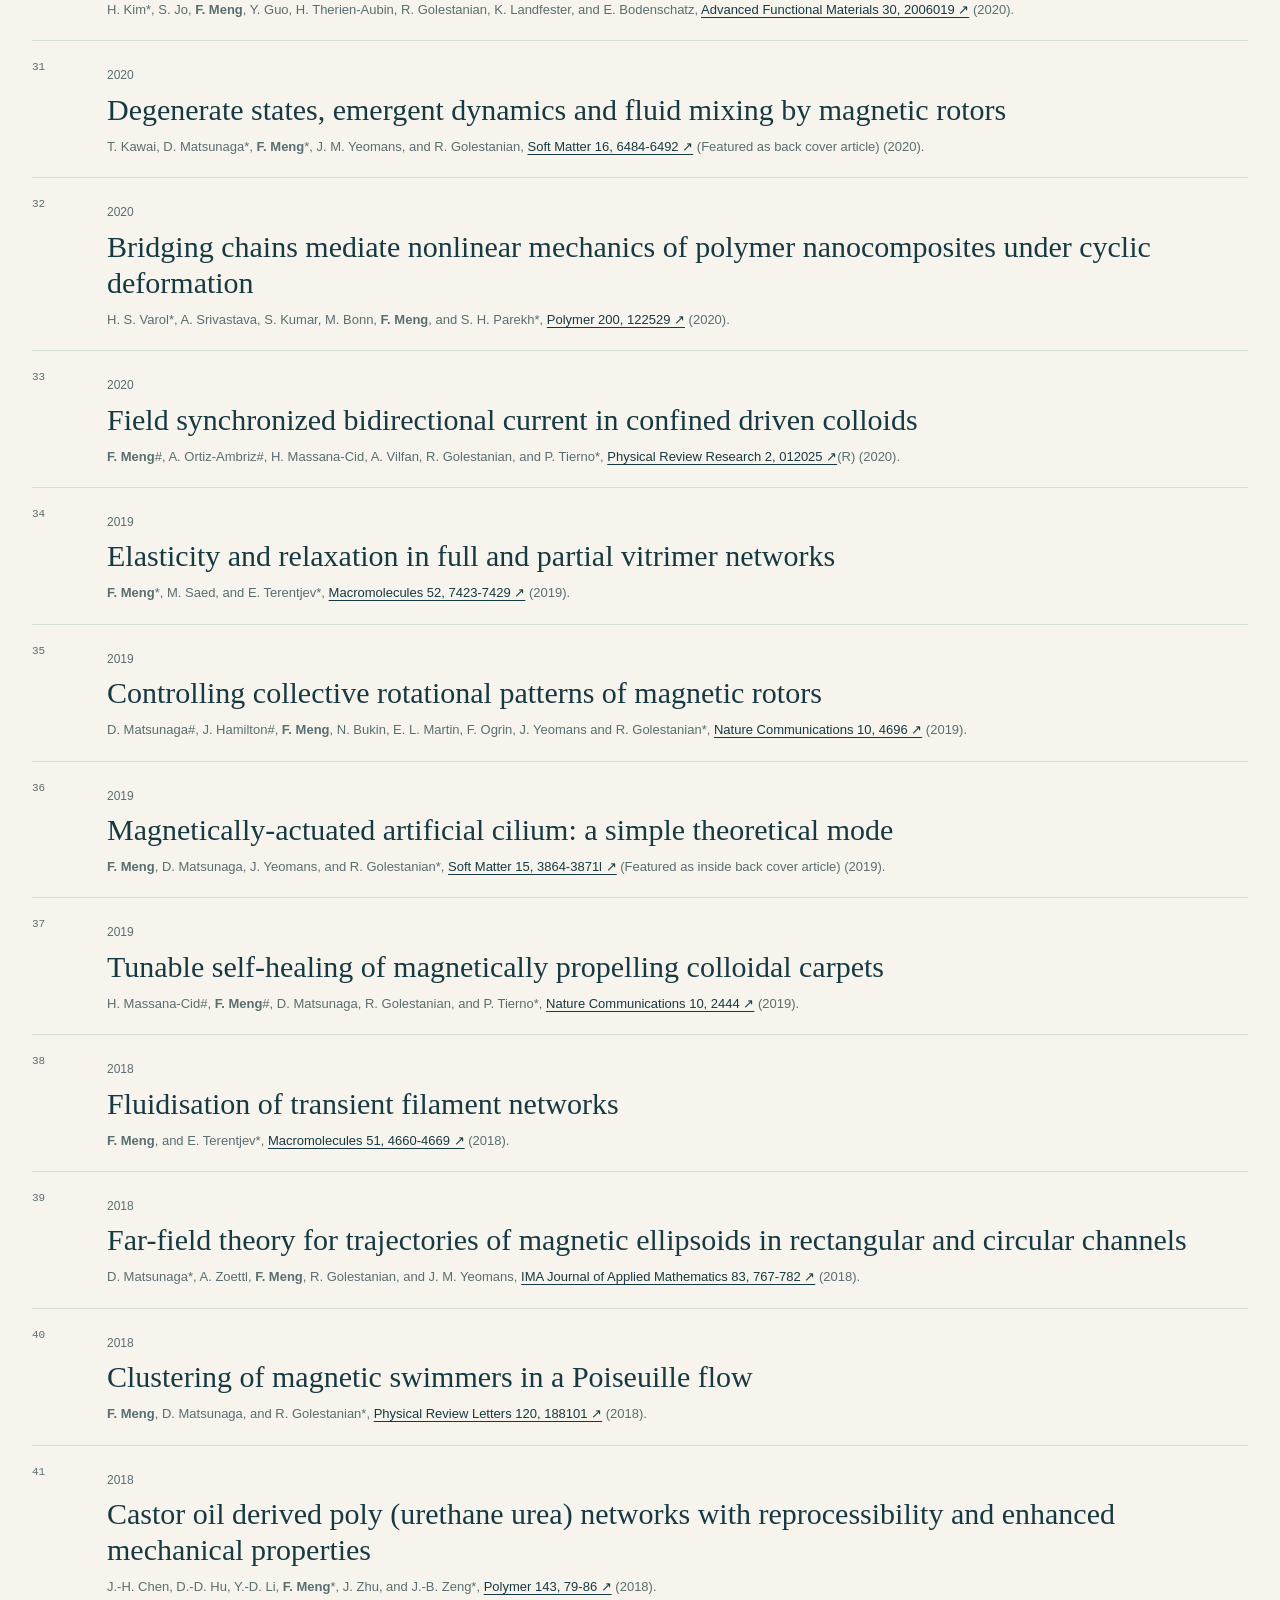
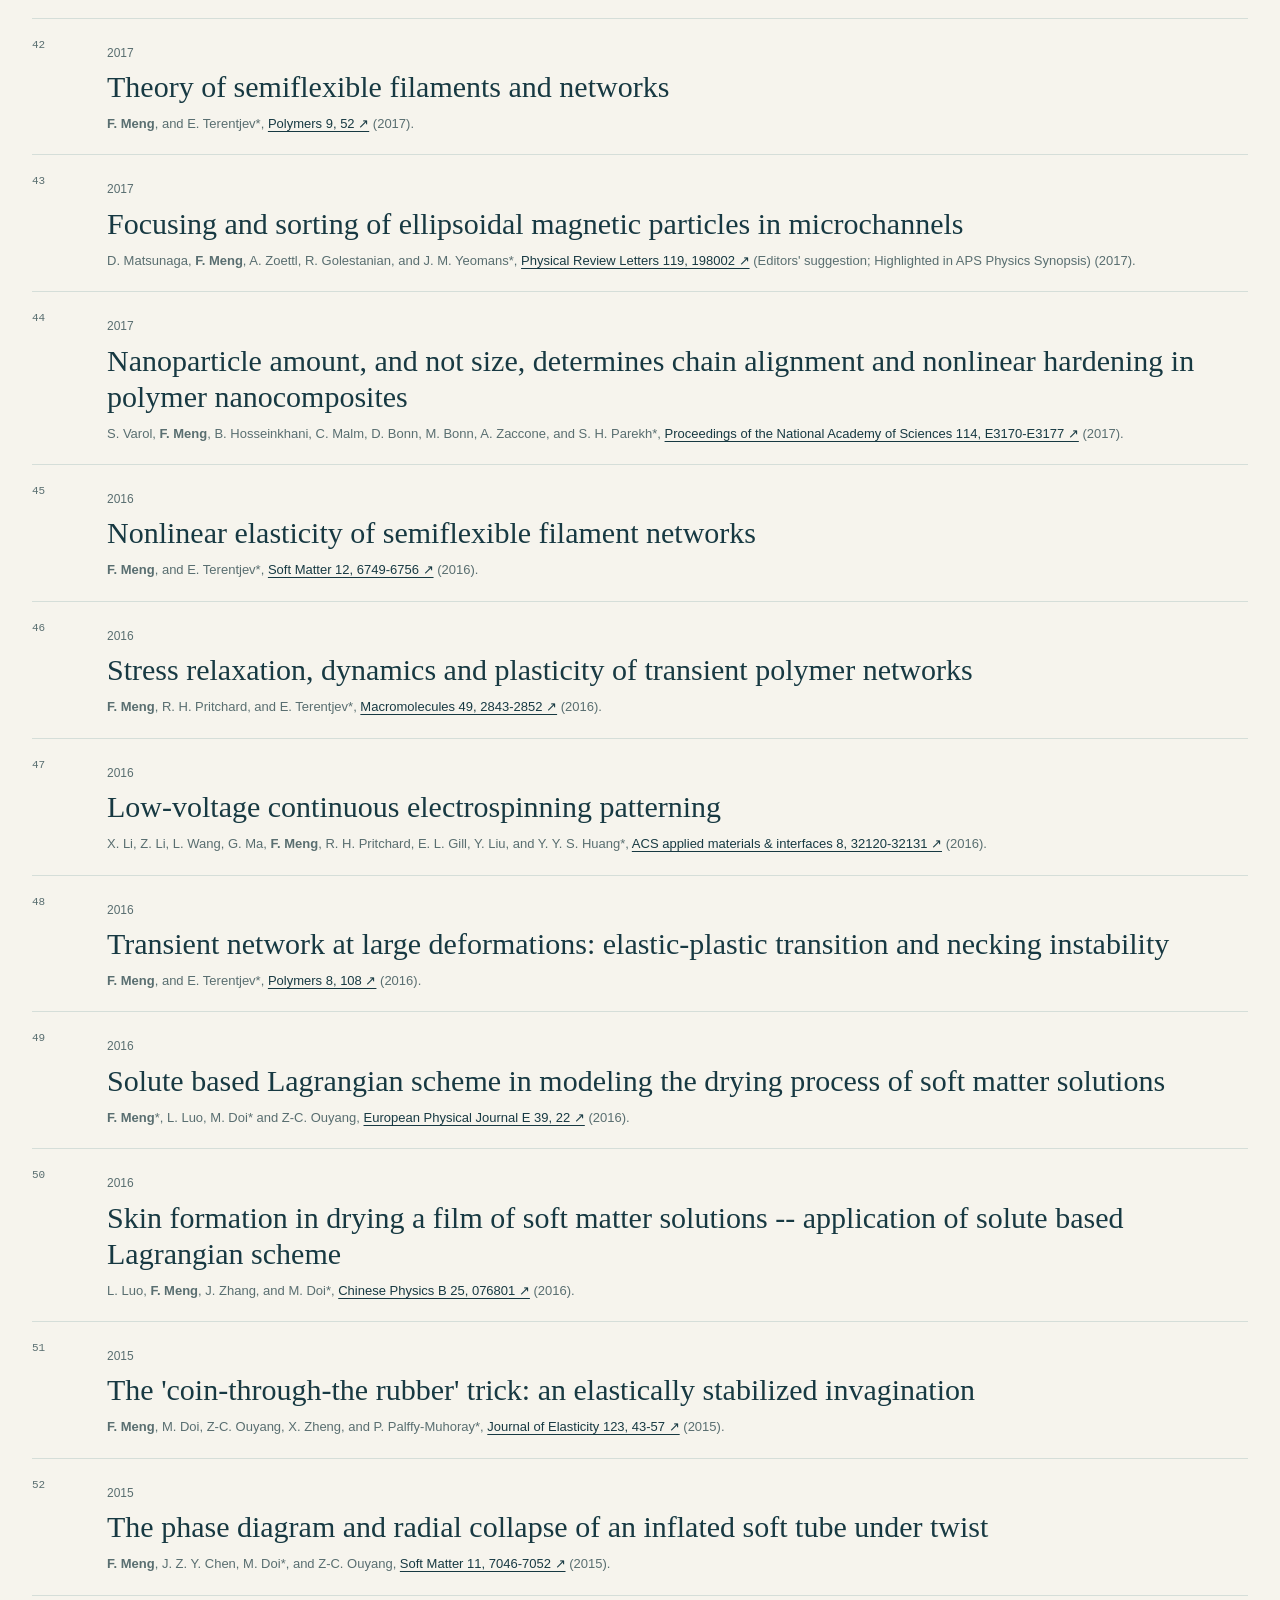
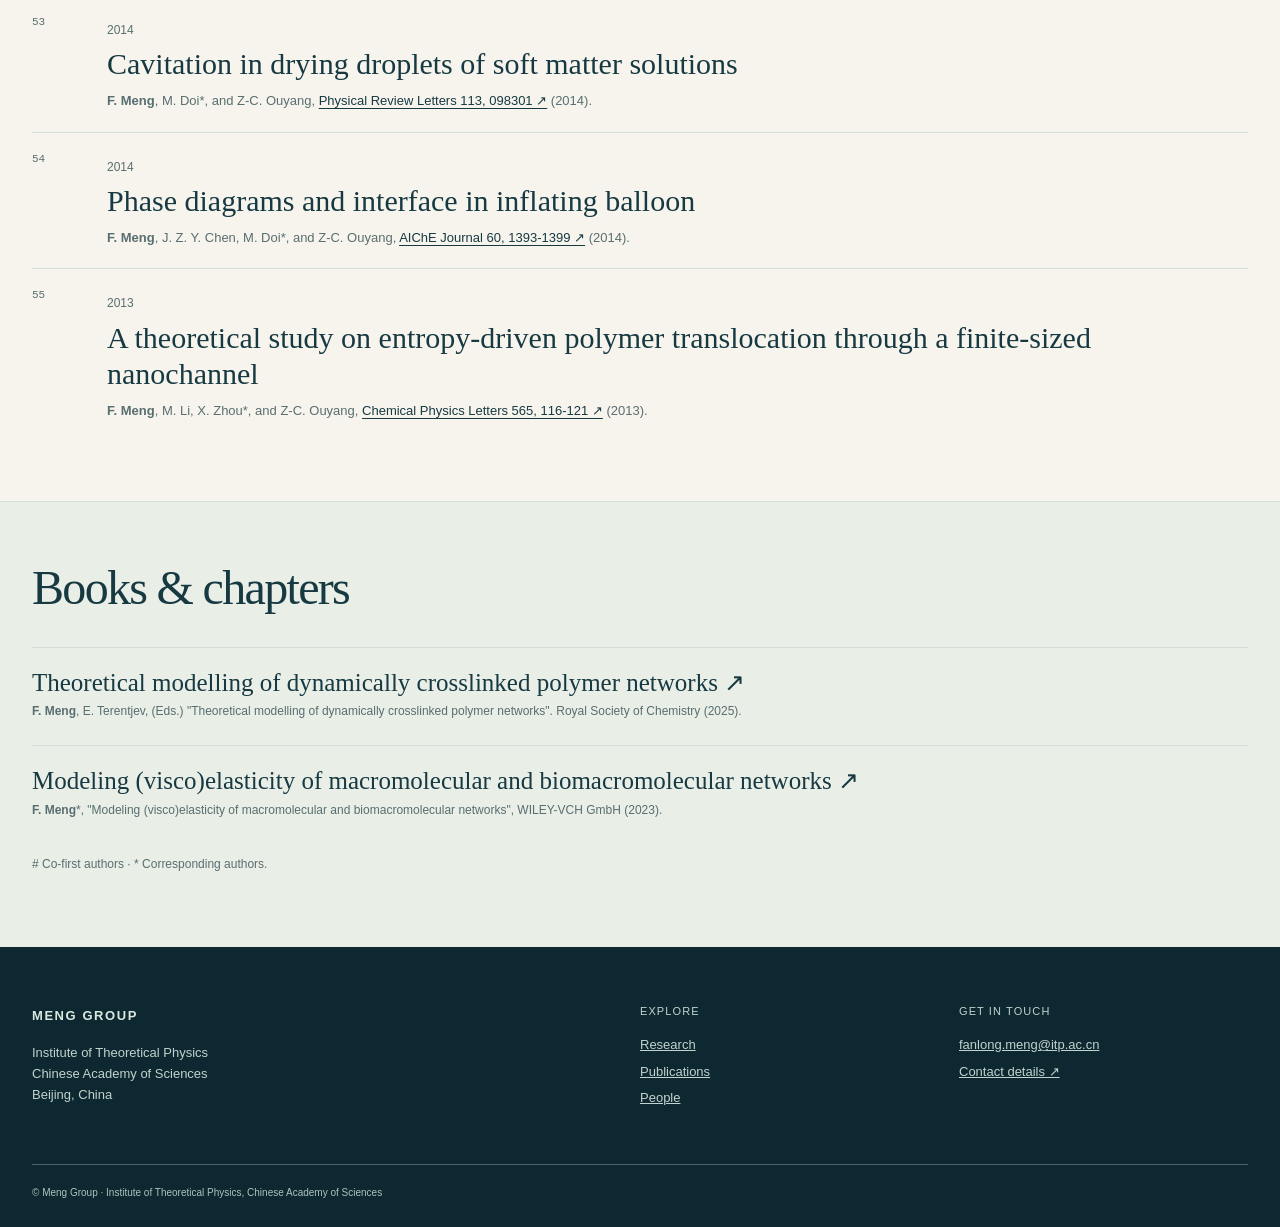
<file: Publications.html>
<!doctype html><html lang="en"><head><meta charset="utf-8"><meta name="viewport" content="width=device-width,initial-scale=1"><meta name="theme-color" content="#173942"><meta name="description" content="Meng Group — theoretical soft and active matter physics at the Institute of Theoretical Physics, Chinese Academy of Sciences."><title>Publications · Meng Group</title><style>

:root{--ink:#173942;--navy:#102d35;--cream:#f6f4ed;--white:#fffdf8;--teal:#d4e7df;--muted:#596e70;--line:#d5ded9;--coral:#c86643;--sans:Arial,Helvetica,sans-serif;--serif:"Iowan Old Style","Palatino Linotype",Georgia,serif}

*{box-sizing:border-box}
html{scroll-behavior:smooth}
body{margin:0;background:var(--cream);color:var(--ink);font:16px/1.65 var(--sans)}
a{color:inherit}
a:hover{color:var(--coral)}
.container{width:calc(100% - 64px);max-width:1280px;margin-left:auto;margin-right:auto}
.skip{position:absolute;top:-100px;left:12px;z-index:99;background:white;padding:10px}
.skip:focus{top:12px}
:focus-visible{outline:3px solid var(--coral);outline-offset:3px}
.site-header{position:sticky;top:0;z-index:30;background:#f6f4edf5;backdrop-filter:blur(14px);border-bottom:1px solid var(--line)}
.nav-shell{min-height:84px;display:flex;align-items:center;justify-content:space-between;gap:26px}
.logo{display:flex;align-items:center;gap:10px;text-decoration:none;font-size:12px;line-height:1.2;font-weight:800;letter-spacing:.12em;white-space:nowrap}
.logo-mark{position:relative;display:block;flex-shrink:0;text-align:center;width:44px;height:44px;background:var(--ink);color:var(--white);font:400 27px/44px Georgia,serif;letter-spacing:-3px}
.logo-mark span{display:inline;font:inherit;letter-spacing:0;color:#e69b77}
.logo small{display:block;font-size:8px;color:var(--muted);letter-spacing:.15em;margin-top:3px}
.site-header nav{display:flex;align-items:center;gap:clamp(12px,1.6vw,24px)}
.site-header nav a{text-decoration:none;font-size:13px;font-weight:700}
.site-header nav a[aria-current]{color:var(--coral)}
.menu{display:none;border:1px solid var(--line);background:transparent;padding:8px 11px;color:var(--ink);font:700 12px var(--sans)}
.page-heading{padding:44px 0 30px}
.page-heading h1{font:400 clamp(40px,4.6vw,64px)/1.05 var(--serif);letter-spacing:-.045em;margin:0}
.band{border-top:1px solid var(--line);padding:60px 0}
.band.tint{background:#e9eee7}
.band.dark{background:var(--navy);color:var(--white)}
.section-header{display:flex;justify-content:space-between;align-items:end;gap:30px;margin-bottom:32px}
.section-header h2{font:400 clamp(34px,4vw,48px)/1.1 var(--serif);letter-spacing:-.035em;margin:0}
.section-header p{max-width:430px;color:var(--muted);font-size:14px}
.dark .section-header p{color:#c4d8d3}
.text-link{display:inline-block;color:var(--coral);text-decoration:none;border-bottom:1px solid currentColor;font-size:13px;font-weight:700;padding-bottom:4px}
.button{display:inline-block;background:#e7b99b;color:var(--navy);padding:14px 20px;text-decoration:none;font-size:13px;font-weight:800}
.button:hover{background:white;color:var(--navy)}
.ghost{background:transparent;color:white;border:1px solid #92a9a4}
.hero{background:var(--navy);color:var(--white);overflow:hidden}
.hero-grid{display:grid;grid-template-columns:1.2fr .8fr;min-height:620px;gap:7vw;align-items:end}
.hero-content{padding:92px 0}
.hero h1{font:400 clamp(62px,7vw,111px)/.98 var(--serif);letter-spacing:-.06em;margin:21px 0 30px}
.hero h1 em{color:#e6ad8c;font-weight:400}
.hero-lead{font:21px/1.5 var(--serif);color:#d9e5dd;max-width:640px}
.hero-actions{display:flex;flex-wrap:wrap;gap:13px;margin-top:30px}
.hero-image{height:570px;position:relative}
.hero-image img{width:100%;height:100%;object-fit:cover;object-position:center 23%;display:block}
.hero-image:after{content:'';position:absolute;inset:auto 0 0;height:90px;background:linear-gradient(transparent,#102d35a8)}
.hero-image span{position:absolute;bottom:18px;left:20px;z-index:1;font-size:11px;letter-spacing:.12em;text-transform:uppercase}
.home-statement{font:400 clamp(26px,3.3vw,46px)/1.25 var(--serif);max-width:920px;margin:0}
.home-statement em{color:var(--coral)}
.home-tiles,.topic-grid,.people-grid{display:grid;grid-template-columns:repeat(2,1fr);gap:18px}
.home-tile{background:var(--white);padding:34px;min-height:280px;display:flex;flex-direction:column;justify-content:space-between;text-decoration:none;border:1px solid var(--line)}
.home-tile:hover{border-color:var(--coral)}
.home-tile h3{font:400 37px/1.1 var(--serif);margin:25px 0 12px}
.home-tile p{font-size:13px;color:var(--muted);margin:0}
.tile-arrow{font-size:24px;color:var(--coral)}
.highlight-grid{display:grid;grid-template-columns:repeat(3,1fr);gap:1px;background:#4e6a6d;border:1px solid #4e6a6d}
.highlight{display:flex;min-height:260px;padding:27px;background:#1a4049;flex-direction:column;justify-content:space-between;text-decoration:none}
.highlight:hover{background:#26515a;color:white}
.highlight small{font-size:10px;letter-spacing:.13em;color:#e3aa89;text-transform:uppercase}
.highlight strong{font:400 27px/1.18 var(--serif)}
.topic-index{display:flex;flex-wrap:wrap;gap:9px;margin:0}
.topic-index a{border:1px solid var(--line);padding:8px 12px;text-decoration:none;font-size:12px;font-weight:600;max-width:100%;overflow-wrap:anywhere;transition:background .15s}
.topic-index a:hover{background:var(--teal);border-color:#9fb7ac;color:var(--ink)}
.topic{border-top:1px solid var(--line);padding:30px 0;display:block;scroll-margin-top:110px}
.topic h3{font:400 34px/1.12 var(--serif);margin:0 0 12px}
.topic p{margin:0;color:var(--muted);font-size:14px;max-width:850px}
.topic details{margin-top:14px;font-size:12px;color:var(--muted)}
.topic summary{cursor:pointer;color:var(--ink);font-weight:600}
.topic details ul{padding-left:19px;line-height:1.6}
.topic details li{margin:7px 0}
.pub-toolbar{display:flex;flex-wrap:wrap;gap:10px;margin:0 0 12px}
.pub-toolbar input,.pub-toolbar select{padding:12px 14px;border:1px solid #afc2bb;background:var(--white);font:14px var(--sans);color:var(--ink)}
.pub-toolbar input{width:min(100%,440px)}
.pub-count{color:var(--muted);font-size:12px;margin:0 0 18px}
.pub-list,.book-list,.people-list,.timeline{list-style:none;margin:0;padding:0}
.pub{border-top:1px solid var(--line);padding:20px 0;display:grid;grid-template-columns:60px 1fr;gap:15px}
.pub[hidden]{display:none}
.pub-index{font:11px monospace;color:var(--muted)}
.pub-year{font:12px var(--sans);color:var(--muted)}
.pub h3{font:400 clamp(22px,2.4vw,30px)/1.2 var(--serif);margin:4px 0 8px}
.pub h3 a{text-decoration:none}
.pub p{font-size:13px;color:var(--muted);margin:0}
.pub p a{color:var(--ink);text-underline-offset:3px}
.book-list li{padding:20px 0;border-top:1px solid var(--line)}
.book-list a{font:25px var(--serif);text-decoration:none}
.book-list p{font-size:12px;color:var(--muted);margin:3px 0}
.fine-print{font-size:12px;color:var(--muted)}
.column-title{font:400 34px var(--serif);margin:0 0 20px}
.people-list li{padding:17px 0;border-top:1px solid var(--line)}
.people-list strong{display:block;font:400 24px var(--serif)}
.people-list span{display:block;color:var(--muted);font-size:14px;overflow-wrap:anywhere;line-height:1.5}
.timeline li{padding:19px 0;border-top:1px solid var(--line);display:grid;grid-template-columns:150px 1fr;gap:18px;font-size:14px}
.timeline time{font:12px monospace;color:var(--muted)}
.contact-grid{display:grid;grid-template-columns:1fr 1fr;gap:55px}
.contact-row{padding:18px 0;border-top:1px solid var(--line);display:grid;grid-template-columns:105px 1fr;gap:15px}
.contact-row small{font-size:11px;color:var(--muted);text-transform:uppercase;letter-spacing:.12em}
.contact-row div{font-size:15px}
.callout{background:var(--teal);padding:30px}
.callout p{margin:0 0 17px;font:22px/1.35 var(--serif)}
.site-footer{background:#0d2830;color:#dae8e0;padding:55px 0 26px}
.footer-grid{display:grid;grid-template-columns:2fr 1fr 1fr;gap:30px}
.site-footer strong{letter-spacing:.12em;font-size:13px}
.site-footer p,.site-footer a{font-size:13px;color:#c2d2cd}
.site-footer a{display:block;margin:5px 0}
.footer-label{display:block;color:#c2d2cd;font-size:11px;text-transform:uppercase;letter-spacing:.1em;margin-bottom:14px}
.copyright{border-top:1px solid #48646a;margin-top:45px;padding-top:20px;font-size:10px;color:#adc3bc}
.copyright a{display:inline;font-size:10px}
.sr-only{position:absolute;width:1px;height:1px;overflow:hidden;clip:rect(0,0,0,0);white-space:nowrap}

@media(max-width:870px){.container{width:calc(100% - 48px)}
.nav-shell{min-height:70px;flex-wrap:wrap}
.menu{display:block}
.site-header nav{display:none;width:100%;padding-bottom:18px;flex-wrap:wrap}
.site-header nav.open{display:flex}
.hero-grid{grid-template-columns:1fr}
.hero-content{padding:65px 0 40px}
.hero-image{height:360px;max-width:460px;justify-self:end;width:100%}
.highlight-grid{grid-template-columns:1fr}
.highlight{min-height:165px}
.section-header{display:block}
.section-header p{margin-top:20px}
.contact-grid{grid-template-columns:1fr}
.footer-grid{grid-template-columns:1fr 1fr}
}

@media(max-width:600px){.container{width:calc(100% - 40px)}
.page-heading{padding:40px 0 32px}
.page-heading h1{font-size:48px}
.band{padding:52px 0}
.hero h1{font-size:59px}
.hero-image{height:310px}
.home-tiles,.topic-grid,.people-grid{grid-template-columns:1fr}
.topic{padding:25px 0;scroll-margin-top:90px}
.topic h3{font-size:28px}
.pub{grid-template-columns:32px 1fr;gap:8px}
.timeline li{grid-template-columns:95px 1fr;gap:10px}
.contact-row{grid-template-columns:1fr;gap:4px}
.footer-grid{grid-template-columns:1fr}
}

@media(prefers-reduced-motion:reduce){html{scroll-behavior:auto}
}


.visual-band{background:#f7f5ef}
.overview-figure{margin:0}
.overview-figure img{display:block;width:100%;height:auto;aspect-ratio:1916/821;border:1px solid var(--line)}
.overview-figure figcaption{color:var(--muted);font-size:11px;line-height:1.5;padding-top:10px}


.research-overview{padding-bottom:48px}

.domain-links{display:flex;flex-wrap:wrap;gap:18px 38px;margin:0 0 35px}

.domain-links a{display:inline-flex;align-items:center;gap:35px;padding:7px 0 10px;border-bottom:1px solid #9eb3aa;font:400 25px/1.2 var(--serif);text-decoration:none}

.domain-links a span{font:18px var(--sans);color:var(--muted)}

.domain-links a:hover{color:var(--ink);border-color:var(--ink)}

.keywords h2{font:600 14px/1.4 var(--sans);margin:0 0 14px;color:var(--ink)}

#soft-matter,#active-matter{scroll-margin-top:84px}

.profile-name{font:400 22px/1.3 var(--serif);color:var(--muted);margin:0 0 16px}

.open-positions{padding-left:20px;line-height:2;margin:0 0 22px}

@media(max-width:700px){.site-header .nav-shell{width:calc(100% - 40px)}
#soft-matter,#active-matter{scroll-margin-top:70px}
.research-overview{padding-bottom:36px}
.domain-links{gap:15px 28px;margin-bottom:28px}
.domain-links a{font-size:23px;gap:25px}
}

@media(max-width:380px){.nav-shell{gap:10px}
.logo{font-size:10px;gap:8px}
.logo small{font-size:6.5px}
.logo-mark{width:36px;height:36px;font-size:24px;line-height:36px}
.menu{padding:7px 9px}
}


.research-grid{display:grid;grid-template-columns:minmax(0,1fr) minmax(0,1fr);gap:0 50px;align-items:start}
.research-grid .topic{position:relative;padding:27px 0 32px}
.research-grid .topic h3{font-size:30px;line-height:1.16;letter-spacing:-.025em}
.research-grid .topic>p{font-size:15px;line-height:1.75}
.anchor-alias{position:absolute;top:0;left:0;scroll-margin-top:110px}
.research-references summary{padding:4px 0;font-size:12px;line-height:1.5}
.topic .research-references ul{list-style:none;margin:15px 0 0;padding:0}
.topic .research-references li{border-top:1px solid var(--line);padding:12px 0;margin:0}
.research-references li a{font-size:14px;font-weight:600;line-height:1.5;text-decoration:none;display:flex;justify-content:space-between;align-items:start;gap:12px}
.research-references li a:hover{text-decoration:underline;text-underline-offset:3px}
.research-references li a span{font-weight:400;white-space:nowrap;flex-shrink:0}
.reference-meta{display:block;font-size:12px;color:var(--muted);margin-top:5px;line-height:1.5}
@media(max-width:870px){.research-grid{gap:0 32px}.research-grid .topic h3{font-size:27px}}
@media(max-width:700px){.research-grid{grid-template-columns:1fr}.research-grid .topic h3{font-size:29px}.anchor-alias{scroll-margin-top:90px}}

.pub-toolbar label:first-child{flex:1 1 280px;min-width:0;max-width:520px}
.pub-toolbar input{width:100%}
@media(max-width:870px){.site-header nav a{min-height:44px;padding:10px 4px;display:inline-flex;align-items:center}.topic-index a{min-height:44px;display:inline-flex;align-items:center}.research-references summary{min-height:44px;padding-top:10px;padding-bottom:10px}}

</style></head><body class="inner-page">
<a class="skip" href="#main">Skip to content</a><header class="site-header"><div class="container nav-shell"><a class="logo" href="index.html" aria-label="Meng Group home"><span class="logo-mark">M<span>·</span></span><span>MENG GROUP<small>THEORETICAL PHYSICS</small></span></a><button class="menu" type="button" aria-expanded="false" aria-controls="navigation">Menu <span aria-hidden="true">☰</span></button><nav id="navigation" aria-label="Main navigation"><a href="index.html">Home</a><a href="Research.html">Research</a><a href="Publications.html" aria-current="page">Publications</a><a href="CV.html">CV</a><a href="Group.html">Group</a><a href="openings.html">Openings</a><a href="Contacts.html">Contacts</a></nav></div></header>
<main id="main"><div class="page-heading container"><h1>Publications</h1></div><section class="band"><div class="container"><div class="pub-toolbar"><label><span class="sr-only">Search publications</span><input id="pub-search" type="search" aria-label="Search publications" placeholder="Search title, author or journal"></label><label><span class="sr-only">Filter by year</span><select id="pub-year" aria-label="Filter by year"><option value="">All years</option><option value="2026">2026</option><option value="2025">2025</option><option value="2024">2024</option><option value="2023">2023</option><option value="2022">2022</option><option value="2021">2021</option><option value="2020">2020</option><option value="2019">2019</option><option value="2018">2018</option><option value="2017">2017</option><option value="2016">2016</option><option value="2015">2015</option><option value="2014">2014</option><option value="2013">2013</option></select></label></div><p class="pub-count" id="pub-count" aria-live="polite">55 journal papers</p><ol class="pub-list"><li class="pub" data-year="2026" data-search="stochastic model and optimal controls of an active tracking particle with information processing &quot;stochastic model and optimal controls of an active tracking particle with information processing&quot;, t. han and f. meng*, physical review e 114, 035419 (2026)."><span class="pub-index">01</span><div><span class="pub-year">2026</span><h3><a href="https://doi.org/10.1103/xtjt-rxcj" target="_blank" rel="noopener noreferrer">Stochastic model and optimal controls of an active tracking particle with information processing</a></h3><p>T. Han and <strong>F. Meng</strong>*, <a href="https://doi.org/10.1103/xtjt-rxcj" target="_blank" rel="noopener noreferrer">Physical Review E 114, 035419 ↗</a> (2026).</p></div></li><li class="pub" data-year="2026" data-search="modeling bacterial flow field with regularized singularities &quot;modeling bacterial flow field with regularized singularities&quot;, y. yang, d. matsunaga*, d. wei*, and f. meng*, chinese physics letters, 43, 050901 (2026)."><span class="pub-index">02</span><div><span class="pub-year">2026</span><h3><a href="https://iopscience.iop.org/article/10.1088/0256-307X/43/5/050901" target="_blank" rel="noopener noreferrer">Modeling bacterial flow field with regularized singularities</a></h3><p>Y. Yang, D. Matsunaga*, D. Wei*, and <strong>F. Meng</strong>*, <a href="https://iopscience.iop.org/article/10.1088/0256-307X/43/5/050901" target="_blank" rel="noopener noreferrer">Chinese Physics Letters, 43, 050901 ↗</a> (2026).</p></div></li><li class="pub" data-year="2026" data-search="hydrodynamically controlled active escape dynamics &quot;hydrodynamically controlled active escape dynamics&quot;, w. wei , s. hu, w. chen, x. dai, z. jiao, f. meng*, and l. yan*, physical review letters 136, 128301 (2026)."><span class="pub-index">03</span><div><span class="pub-year">2026</span><h3><a href="https://doi.org/10.1103/pzsy-5k17" target="_blank" rel="noopener noreferrer">Hydrodynamically controlled active escape dynamics</a></h3><p>W. Wei , S. Hu, W. Chen, X. Dai, Z. Jiao, <strong>F. Meng</strong>*, and L. Yan*, <a href="https://doi.org/10.1103/pzsy-5k17" target="_blank" rel="noopener noreferrer">Physical Review Letters 136, 128301 ↗</a> (2026).</p></div></li><li class="pub" data-year="2026" data-search="osmotic pressure regulates dna labelling and transcription with dcas9-suntag system in live cells &quot;osmotic pressure regulates dna labelling and transcription with dcas9-suntag system in live cells&quot;, t. wei, x. yang, c. jiang, k. liao, h. ye, h. luo, y. liu, p. wang, f. meng, s. dou*, z. rong*, and h. li*, nature communications 17, 773 (2026)."><span class="pub-index">04</span><div><span class="pub-year">2026</span><h3><a href="https://www.nature.com/articles/s41467-025-66160-6" target="_blank" rel="noopener noreferrer">Osmotic pressure regulates DNA labelling and transcription with dCas9-SunTag system in live cells</a></h3><p>T. Wei, X. Yang, C. Jiang, K. Liao, H. Ye, H. Luo, Y. Liu, P. Wang, <strong>F. Meng</strong>, S. Dou*, Z. Rong*, and H. Li*, <a href="https://www.nature.com/articles/s41467-025-66160-6" target="_blank" rel="noopener noreferrer">Nature Communications 17, 773 ↗</a> (2026).</p></div></li><li class="pub" data-year="2025" data-search="statistical physics in complex systems: challenges and future prospects &quot;statistical physics in complex systems: challenges and future prospects&quot;, m. liu, h. li, f. meng, j. ren, and x. chen*, chinese physics letters 42, 030201 (2025)."><span class="pub-index">05</span><div><span class="pub-year">2025</span><h3><a href="http://dx.doi.org/10.1088/0256-307X/42/3/030201" target="_blank" rel="noopener noreferrer">Statistical physics in complex systems: challenges and future prospects</a></h3><p>M. Liu, H. Li, <strong>F. Meng</strong>, J. Ren, and X. Chen*, <a href="http://dx.doi.org/10.1088/0256-307X/42/3/030201" target="_blank" rel="noopener noreferrer">Chinese Physics Letters 42, 030201 ↗</a> (2025).</p></div></li><li class="pub" data-year="2025" data-search="confinement reduces surface accumulation of swimming bacteria &quot;confinement reduces surface accumulation of swimming bacteria&quot;, d. wei#, s. hu#, t. tang, y. yang, f. meng*, and y. peng*, physical review letters 135, 188401 (2025)."><span class="pub-index">06</span><div><span class="pub-year">2025</span><h3><a href="https://doi.org/10.1103/dvc8-tlh1" target="_blank" rel="noopener noreferrer">Confinement reduces surface accumulation of swimming bacteria</a></h3><p>D. Wei#, S. Hu#, T. Tang, Y. Yang, <strong>F. Meng</strong>*, and Y. Peng*, <a href="https://doi.org/10.1103/dvc8-tlh1" target="_blank" rel="noopener noreferrer">Physical Review Letters 135, 188401 ↗</a> (2025).</p></div></li><li class="pub" data-year="2024" data-search="curvature induces and enhances transport of spinning colloids through narrow channels &quot;curvature induces and enhances transport of spinning colloids through narrow channels&quot;, e. cereceda-lopez, m. de corato, i. pagonabarraga, f. meng, p. tierno, and a. ortiz-ambriz*, soft matter 20, 7615 (2024)."><span class="pub-index">07</span><div><span class="pub-year">2024</span><h3><a href="https://doi.org/10.1039/d4sm00829d" target="_blank" rel="noopener noreferrer">Curvature induces and enhances transport of spinning colloids through narrow channels</a></h3><p>E. Cereceda-Lopez, M. De Corato, I. Pagonabarraga, <strong>F. Meng</strong>, P. Tierno, and A. Ortiz-Ambriz*, <a href="https://doi.org/10.1039/d4sm00829d" target="_blank" rel="noopener noreferrer">Soft Matter 20, 7615 ↗</a> (2024).</p></div></li><li class="pub" data-year="2024" data-search="molecular dynamics simulations of microscopic structural transition and macroscopic mechanical properties of magnetic gels &quot;molecular dynamics simulations of microscopic structural transition and macroscopic mechanical properties of magnetic gels&quot;, x. wei, g. junot, r. golestanian, x. zhou, y. wang, p. tierno, and f. meng*, journal of chemical physics 161, 074902 (2024 jcp emerging investigators special collection) (2024)."><span class="pub-index">08</span><div><span class="pub-year">2024</span><h3><a href="https://doi.org/10.1063/5.0210769" target="_blank" rel="noopener noreferrer">Molecular dynamics simulations of microscopic structural transition and macroscopic mechanical properties of magnetic gels</a></h3><p>X. Wei, G. Junot, R. Golestanian, X. Zhou, Y. Wang, P. Tierno, and <strong>F. Meng</strong>*, <a href="https://doi.org/10.1063/5.0210769" target="_blank" rel="noopener noreferrer">Journal of Chemical Physics 161, 074902 ↗</a> (2024 JCP Emerging Investigators Special Collection) (2024).</p></div></li><li class="pub" data-year="2024" data-search="scaling transition of active turbulence from two to three dimensions &quot;scaling transition of active turbulence from two to three dimensions&quot;, d. wei, y. yang, x. wei, r. golestanian, m. li, f. meng*, and y. peng*, advanced science 11, 2402643 (2024)."><span class="pub-index">09</span><div><span class="pub-year">2024</span><h3><a href="https://doi.org/10.1002/advs.202402643" target="_blank" rel="noopener noreferrer">Scaling transition of active turbulence from two to three dimensions</a></h3><p>D. Wei, Y. Yang, X. Wei, R. Golestanian, M. Li, <strong>F. Meng</strong>*, and Y. Peng*, <a href="https://doi.org/10.1002/advs.202402643" target="_blank" rel="noopener noreferrer">Advanced Science 11, 2402643 ↗</a> (2024).</p></div></li><li class="pub" data-year="2024" data-search="multiflagellate swimming controlled by hydrodynamic interactions &quot;multiflagellate swimming controlled by hydrodynamic interactions&quot;, s. hu*, and f. meng*, physical review letters 132, 204002 (2024)."><span class="pub-index">10</span><div><span class="pub-year">2024</span><h3><a href="https://journals.aps.org/prl/abstract/10.1103/PhysRevLett.132.204002" target="_blank" rel="noopener noreferrer">Multiflagellate swimming controlled by hydrodynamic interactions</a></h3><p>S. Hu*, and <strong>F. Meng</strong>*, <a href="https://journals.aps.org/prl/abstract/10.1103/PhysRevLett.132.204002" target="_blank" rel="noopener noreferrer">Physical Review Letters 132, 204002 ↗</a> (2024).</p></div></li><li class="pub" data-year="2024" data-search="near-field hydrodynamic interactions determine travelling wave directions of collectively beating cilia &quot;near-field hydrodynamic interactions determine travelling wave directions of collectively beating cilia&quot;, z. cheng, a. vilfan, y. wang, r. golestanian, and f. meng*, journal of the royal society interface 21, 20240221 (2024)."><span class="pub-index">11</span><div><span class="pub-year">2024</span><h3><a href="https://doi.org/10.1098/rsif.2024.0221" target="_blank" rel="noopener noreferrer">Near-field hydrodynamic interactions determine travelling wave directions of collectively beating cilia</a></h3><p>Z. Cheng, A. Vilfan, Y. Wang, R. Golestanian, and <strong>F. Meng</strong>*, <a href="https://doi.org/10.1098/rsif.2024.0221" target="_blank" rel="noopener noreferrer">Journal of the Royal Society Interface 21, 20240221 ↗</a> (2024).</p></div></li><li class="pub" data-year="2023" data-search="hydrodynamics-induced long-range attraction between plates in bacterial suspensions &quot;hydrodynamics-induced long-range attraction between plates in bacterial suspensions&quot;, l. ning#, x. lou#, q. ma, y. yang, n. luo, k. chen, f. meng, x. zhou, m. yang*, and y. peng*, physical review letters 131, 158301 (2023)."><span class="pub-index">12</span><div><span class="pub-year">2023</span><h3><a href="https://doi.org/10.1103/PhysRevLett.131.158301" target="_blank" rel="noopener noreferrer">Hydrodynamics-induced long-range attraction between plates in bacterial suspensions</a></h3><p>L. Ning#, X. Lou#, Q. Ma, Y. Yang, N. Luo, K. Chen, <strong>F. Meng</strong>, X. Zhou, M. Yang*, and Y. Peng*, <a href="https://doi.org/10.1103/PhysRevLett.131.158301" target="_blank" rel="noopener noreferrer">Physical Review Letters 131, 158301 ↗</a> (2023).</p></div></li><li class="pub" data-year="2023" data-search="effect of fluid viscoelasticity, shear stress, and interface tension on the lift force in lubricated contacts &quot;effect of fluid viscoelasticity, shear stress, and interface tension on the lift force in lubricated contacts&quot;, s. hu, f. meng, and m. doi*, journal of chemical physics 159, 164106 (2023)."><span class="pub-index">13</span><div><span class="pub-year">2023</span><h3><a href="https://doi.org/10.1063/5.0173142" target="_blank" rel="noopener noreferrer">Effect of fluid viscoelasticity, shear stress, and interface tension on the lift force in lubricated contacts</a></h3><p>S. Hu, <strong>F. Meng</strong>, and M. Doi*, <a href="https://doi.org/10.1063/5.0173142" target="_blank" rel="noopener noreferrer">Journal of Chemical Physics 159, 164106 ↗</a> (2023).</p></div></li><li class="pub" data-year="2023" data-search="phase coexistence in [c22/c1mim]+[no3]- ionic liquid mixtures and first-order phase transitions from homogeneous liquid to smectic b by varying the cation ratio &quot;phase coexistence in [c22/c1mim]+[no3]- ionic liquid mixtures and first-order phase transitions from homogeneous liquid to smectic b by varying the cation ratio&quot;, j. yao, g. saielli, f. meng, and y. wang*, physical chemistry chemical physics 25, 21595 (2023)."><span class="pub-index">14</span><div><span class="pub-year">2023</span><h3><a href="https://doi.org/10.1039/D3CP01670F" target="_blank" rel="noopener noreferrer">Phase coexistence in [C22/C1MIm]+[NO3]- ionic liquid mixtures and first-order phase transitions from homogeneous liquid to smectic B by varying the cation ratio</a></h3><p>J. Yao, G. Saielli, <strong>F. Meng</strong>, and Y. Wang*, <a href="https://doi.org/10.1039/D3CP01670F" target="_blank" rel="noopener noreferrer">Physical Chemistry Chemical Physics 25, 21595 ↗</a> (2023).</p></div></li><li class="pub" data-year="2023" data-search="modelling viscoelasticity and dynamic nematic order of exchangeable liquid crystal elastomers &quot;modelling viscoelasticity and dynamic nematic order of exchangeable liquid crystal elastomers&quot;, j. zhao, and f. meng*, physical review letters 131, 068101 (2023)."><span class="pub-index">15</span><div><span class="pub-year">2023</span><h3><a href="https://journals.aps.org/prl/abstract/10.1103/PhysRevLett.131.068101" target="_blank" rel="noopener noreferrer">Modelling viscoelasticity and dynamic nematic order of exchangeable liquid crystal elastomers</a></h3><p>J. Zhao, and <strong>F. Meng</strong>*, <a href="https://journals.aps.org/prl/abstract/10.1103/PhysRevLett.131.068101" target="_blank" rel="noopener noreferrer">Physical Review Letters 131, 068101 ↗</a> (2023).</p></div></li><li class="pub" data-year="2023" data-search="particle orbiting constrained by elastic filament as a model cilium for fluid pumping &quot;particle orbiting constrained by elastic filament as a model cilium for fluid pumping&quot;, s. hu*, and f. meng*, journal of fluid mechanics 966, a23 (2023)."><span class="pub-index">16</span><div><span class="pub-year">2023</span><h3><a href="https://doi.org/10.1017/jfm.2023.436" target="_blank" rel="noopener noreferrer">Particle orbiting constrained by elastic filament as a model cilium for fluid pumping</a></h3><p>S. Hu*, and <strong>F. Meng</strong>*, <a href="https://doi.org/10.1017/jfm.2023.436" target="_blank" rel="noopener noreferrer">Journal of Fluid Mechanics 966, A23 ↗</a> (2023).</p></div></li><li class="pub" data-year="2023" data-search="shear hardening in frictionless amorphous solids near the jamming transition &quot;shear hardening in frictionless amorphous solids near the jamming transition&quot;, d. pan, f. meng, and y. jin*, pnas nexus, pgad047 (2023)."><span class="pub-index">17</span><div><span class="pub-year">2023</span><h3><a href="https://doi.org/10.1093/pnasnexus/pgad047" target="_blank" rel="noopener noreferrer">Shear hardening in frictionless amorphous solids near the jamming transition</a></h3><p>D. Pan, <strong>F. Meng</strong>, and Y. Jin*, <a href="https://doi.org/10.1093/pnasnexus/pgad047" target="_blank" rel="noopener noreferrer">PNAS Nexus, pgad047 ↗</a> (2023).</p></div></li><li class="pub" data-year="2022" data-search="rheology of vitrimers &quot;rheology of vitrimers&quot;, f. meng*, m. saed, and e. terentjev*, nature communications 13, 5753 (2022)."><span class="pub-index">18</span><div><span class="pub-year">2022</span><h3><a href="https://www.nature.com/articles/s41467-022-33321-w" target="_blank" rel="noopener noreferrer">Rheology of vitrimers</a></h3><p><strong>F. Meng</strong>*, M. Saed, and E. Terentjev*, <a href="https://www.nature.com/articles/s41467-022-33321-w" target="_blank" rel="noopener noreferrer">Nature Communications 13, 5753 ↗</a> (2022).</p></div></li><li class="pub" data-year="2022" data-search="a minimal model for the auxetic response of liquid crystal elastomers &quot;a minimal model for the auxetic response of liquid crystal elastomers&quot;, b. yu, y. gao, b. zheng, f. meng, y. fang*, f. ye*, and z. ouyang*, chinese physics b 31, 104601 (2022)."><span class="pub-index">19</span><div><span class="pub-year">2022</span><h3><a href="https://doi.org/10.1088/1674-1056/ac754e" target="_blank" rel="noopener noreferrer">A minimal model for the auxetic response of liquid crystal elastomers</a></h3><p>B. Yu, Y. Gao, B. Zheng, <strong>F. Meng</strong>, Y. Fang*, F. Ye*, and Z. Ouyang*, <a href="https://doi.org/10.1088/1674-1056/ac754e" target="_blank" rel="noopener noreferrer">Chinese Physics B 31, 104601 ↗</a> (2022).</p></div></li><li class="pub" data-year="2022" data-search="modelling drying pathways of an evaporating soft matter droplet &quot;modelling drying pathways of an evaporating soft matter droplet&quot;, g. du, f. ye, h. luo, g. jing, m. doi, and f. meng*, communications in theoretical physics 74, 095605 (2022) (special issue - ctp 40 years anniversary)."><span class="pub-index">20</span><div><span class="pub-year">2022</span><h3><a href="https://doi.org/10.1088/1572-9494/ac58ef" target="_blank" rel="noopener noreferrer">Modelling drying pathways of an evaporating soft matter droplet</a></h3><p>G. Du, F. Ye, H. Luo, G. Jing, M. Doi, and <strong>F. Meng</strong>*, <a href="https://doi.org/10.1088/1572-9494/ac58ef" target="_blank" rel="noopener noreferrer">Communications in Theoretical Physics 74, 095605 ↗</a> (2022) (special issue - CTP 40 Years Anniversary).</p></div></li><li class="pub" data-year="2022" data-search="elastically-mediated collective organisation of magnetic microparticles &quot;elastically-mediated collective organisation of magnetic microparticles&quot;, g. junot, x. wei, j. ortin, r. golestanian, y. wang, p. tierno*, and f. meng*, soft matter 18, 5171-5176 (2022)."><span class="pub-index">21</span><div><span class="pub-year">2022</span><h3><a href="https://doi.org/10.1039/D2SM00565D" target="_blank" rel="noopener noreferrer">Elastically-mediated collective organisation of magnetic microparticles</a></h3><p>G. Junot, X. Wei, J. Ortin, R. Golestanian, Y. Wang, P. Tierno*, and <strong>F. Meng</strong>*, <a href="https://doi.org/10.1039/D2SM00565D" target="_blank" rel="noopener noreferrer">Soft Matter 18, 5171-5176 ↗</a> (2022).</p></div></li><li class="pub" data-year="2022" data-search="field-controlling patterns of sheared ferrofluid droplets &quot;field-controlling patterns of sheared ferrofluid droplets&quot;,s. ishida#*, y. yang#, f. meng*, and d. matsunaga*, physics of fluids 34, 063309 (2022)."><span class="pub-index">22</span><div><span class="pub-year">2022</span><h3><a href="https://doi.org/10.1063/5.0094415" target="_blank" rel="noopener noreferrer">Field-controlling patterns of sheared ferrofluid droplets</a></h3><p>S. Ishida#*, Y. Yang#, <strong>F. Meng</strong>*, and D. Matsunaga*, <a href="https://doi.org/10.1063/5.0094415" target="_blank" rel="noopener noreferrer">Physics of Fluids 34, 063309 ↗</a> (2022).</p></div></li><li class="pub" data-year="2022" data-search="molecular dynamics simulation of the structural, mechanical, and reprocessing properties of vitrimers based on a dynamic covalent polymer network &quot;molecular dynamics simulation of the structural, mechanical, and reprocessing properties of vitrimers based on a dynamic covalent polymer network&quot;, h. zhao, x. wei, y. fang, k. gao, t. yue, l. zhang, v. ganesan, f. meng*, and j. liu*, macromolecules 55, 1091-1103 (2022)."><span class="pub-index">23</span><div><span class="pub-year">2022</span><h3><a href="https://doi.org/10.1021/acs.macromol.1c02034" target="_blank" rel="noopener noreferrer">Molecular dynamics simulation of the structural, mechanical, and reprocessing properties of vitrimers based on a dynamic covalent polymer network</a></h3><p>H. Zhao, X. Wei, Y. Fang, K. Gao, T. Yue, L. Zhang, V. Ganesan, <strong>F. Meng</strong>*, and J. Liu*, <a href="https://doi.org/10.1021/acs.macromol.1c02034" target="_blank" rel="noopener noreferrer">Macromolecules 55, 1091-1103 ↗</a> (2022).</p></div></li><li class="pub" data-year="2021" data-search="scaling regimes of active turbulence with external dissipation &quot;scaling regimes of active turbulence with external dissipation&quot;, b. martnez-prat#, r. alert#, f. meng, j. ignes-mullol, j.-f. joanny, j. casademunt, r. golestanian, and f. sagues, physical review x 11, 031065 (2021)."><span class="pub-index">24</span><div><span class="pub-year">2021</span><h3><a href="https://doi.org/10.1103/PhysRevX.11.031065" target="_blank" rel="noopener noreferrer">Scaling regimes of active turbulence with external dissipation</a></h3><p>B. Martnez-Prat#, R. Alert#, <strong>F. Meng</strong>, J. Ignes-Mullol, J.-F. Joanny, J. Casademunt, R. Golestanian, and F. Sagues, <a href="https://doi.org/10.1103/PhysRevX.11.031065" target="_blank" rel="noopener noreferrer">Physical Review X 11, 031065 ↗</a> (2021).</p></div></li><li class="pub" data-year="2021" data-search="conditions for metachronal coordination in arrays of model cilia &quot;conditions for metachronal coordination in arrays of model cilia&quot;, f. meng#, r. bennett#, n. uchida, and r. golestanian*, proceedings of the national academy of sciences 118, e2102828118 (2021)."><span class="pub-index">25</span><div><span class="pub-year">2021</span><h3><a href="https://doi.org/10.1073/pnas.2102828118" target="_blank" rel="noopener noreferrer">Conditions for metachronal coordination in arrays of model cilia</a></h3><p><strong>F. Meng</strong>#, R. Bennett#, N. Uchida, and R. Golestanian*, <a href="https://doi.org/10.1073/pnas.2102828118" target="_blank" rel="noopener noreferrer">Proceedings of the National Academy of Sciences 118, e2102828118 ↗</a> (2021).</p></div></li><li class="pub" data-year="2021" data-search="modelling mullins effect induced by chain delamination and reattachment &quot;modelling mullins effect induced by chain delamination and reattachment&quot;, d. qian, and f. meng*, polymer 222, 123608 (2021)."><span class="pub-index">26</span><div><span class="pub-year">2021</span><h3><a href="https://doi.org/10.1016/j.polymer.2021.123608" target="_blank" rel="noopener noreferrer">Modelling Mullins effect induced by chain delamination and reattachment</a></h3><p>D. Qian, and <strong>F. Meng</strong>*, <a href="https://doi.org/10.1016/j.polymer.2021.123608" target="_blank" rel="noopener noreferrer">Polymer 222, 123608 ↗</a> (2021).</p></div></li><li class="pub" data-year="2021" data-search="magnetic microswimmers exhibit bose-einstein-like condensation &quot;magnetic microswimmers exhibit bose-einstein-like condensation&quot;, f. meng, d. matsunaga, b. mahault, and r. golestanian*, physical review letters 126, 078001 (2021)."><span class="pub-index">27</span><div><span class="pub-year">2021</span><h3><a href="https://journals.aps.org/prl/abstract/10.1103/PhysRevLett.126.078001" target="_blank" rel="noopener noreferrer">Magnetic microswimmers exhibit Bose-Einstein-like condensation</a></h3><p><strong>F. Meng</strong>, D. Matsunaga, B. Mahault, and R. Golestanian*, <a href="https://journals.aps.org/prl/abstract/10.1103/PhysRevLett.126.078001" target="_blank" rel="noopener noreferrer">Physical Review Letters 126, 078001 ↗</a> (2021).</p></div></li><li class="pub" data-year="2021" data-search="bio-assembling macro-scale, lumenized airway tubes of defined shape via multi-organoid patterning and fusion &quot;bio-assembling macro-scale, lumenized airway tubes of defined shape via multi-organoid patterning and fusion&quot;, y. liu, c. dabrowska, a. mavousian, b. strauss, f. meng, c. mazzaglia, k. ouaras, c. macintosh, e. terentjev, j. lee*, and y. huang*, advanced science 8, 2003332 (2021)."><span class="pub-index">28</span><div><span class="pub-year">2021</span><h3><a href="https://doi.org/10.1002/advs.202003332" target="_blank" rel="noopener noreferrer">Bio-assembling macro-scale, lumenized airway tubes of defined shape via multi-organoid patterning and fusion</a></h3><p>Y. Liu, C. Dabrowska, A. Mavousian, B. Strauss, <strong>F. Meng</strong>, C. Mazzaglia, K. Ouaras, C. Macintosh, E. Terentjev, J. Lee*, and Y. Huang*, <a href="https://doi.org/10.1002/advs.202003332" target="_blank" rel="noopener noreferrer">Advanced Science 8, 2003332 ↗</a> (2021).</p></div></li><li class="pub" data-year="2020" data-search="modelling elastically mediated liquid-liquid phase separation &quot;modelling elastically mediated liquid-liquid phase separation&quot;, x. wei#, j. zhou#, y. wang, and f. meng*, physical review letters 125, 268001 (2020)."><span class="pub-index">29</span><div><span class="pub-year">2020</span><h3><a href="https://journals.aps.org/prl/abstract/10.1103/PhysRevLett.125.268001" target="_blank" rel="noopener noreferrer">Modelling elastically mediated liquid-liquid phase separation</a></h3><p>X. Wei#, J. Zhou#, Y. Wang, and <strong>F. Meng</strong>*, <a href="https://journals.aps.org/prl/abstract/10.1103/PhysRevLett.125.268001" target="_blank" rel="noopener noreferrer">Physical Review Letters 125, 268001 ↗</a> (2020).</p></div></li><li class="pub" data-year="2020" data-search="one-step generation of core-gap-shell microcapsules for stimuli-responsive biomolecular sensing &quot;one-step generation of core-gap-shell microcapsules for stimuli-responsive biomolecular sensing&quot;, h. kim*, s. jo, f. meng, y. guo, h. therien-aubin, r. golestanian, k. landfester, and e. bodenschatz, advanced functional materials 30, 2006019 (2020)."><span class="pub-index">30</span><div><span class="pub-year">2020</span><h3><a href="https://doi.org/10.1002/adfm.202006019" target="_blank" rel="noopener noreferrer">One-step generation of core-gap-shell microcapsules for stimuli-responsive biomolecular sensing</a></h3><p>H. Kim*, S. Jo, <strong>F. Meng</strong>, Y. Guo, H. Therien-Aubin, R. Golestanian, K. Landfester, and E. Bodenschatz, <a href="https://doi.org/10.1002/adfm.202006019" target="_blank" rel="noopener noreferrer">Advanced Functional Materials 30, 2006019 ↗</a> (2020).</p></div></li><li class="pub" data-year="2020" data-search="degenerate states, emergent dynamics and fluid mixing by magnetic rotors &quot;degenerate states, emergent dynamics and fluid mixing by magnetic rotors&quot;, t. kawai, d. matsunaga*, f. meng*, j. m. yeomans, and r. golestanian, soft matter 16, 6484-6492 (featured as back cover article) (2020)."><span class="pub-index">31</span><div><span class="pub-year">2020</span><h3><a href="https://doi.org/10.1039/D0SM00454E" target="_blank" rel="noopener noreferrer">Degenerate states, emergent dynamics and fluid mixing by magnetic rotors</a></h3><p>T. Kawai, D. Matsunaga*, <strong>F. Meng</strong>*, J. M. Yeomans, and R. Golestanian, <a href="https://doi.org/10.1039/D0SM00454E" target="_blank" rel="noopener noreferrer">Soft Matter 16, 6484-6492 ↗</a> (Featured as back cover article) (2020).</p></div></li><li class="pub" data-year="2020" data-search="bridging chains mediate nonlinear mechanics of polymer nanocomposites under cyclic deformation &quot;bridging chains mediate nonlinear mechanics of polymer nanocomposites under cyclic deformation&quot;, h. s. varol*, a. srivastava, s. kumar, m. bonn, f. meng, and s. h. parekh*, polymer 200, 122529 (2020)."><span class="pub-index">32</span><div><span class="pub-year">2020</span><h3><a href="https://doi.org/10.1016/j.polymer.2020.122529" target="_blank" rel="noopener noreferrer">Bridging chains mediate nonlinear mechanics of polymer nanocomposites under cyclic deformation</a></h3><p>H. S. Varol*, A. Srivastava, S. Kumar, M. Bonn, <strong>F. Meng</strong>, and S. H. Parekh*, <a href="https://doi.org/10.1016/j.polymer.2020.122529" target="_blank" rel="noopener noreferrer">Polymer 200, 122529 ↗</a> (2020).</p></div></li><li class="pub" data-year="2020" data-search="field synchronized bidirectional current in confined driven colloids &quot;field synchronized bidirectional current in confined driven colloids&quot;, f. meng#, a. ortiz-ambriz#, h. massana-cid, a. vilfan, r. golestanian, and p. tierno*, physical review research 2, 012025(r) (2020)."><span class="pub-index">33</span><div><span class="pub-year">2020</span><h3><a href="https://doi.org/10.1103/PhysRevResearch.2.012025" target="_blank" rel="noopener noreferrer">Field synchronized bidirectional current in confined driven colloids</a></h3><p><strong>F. Meng</strong>#, A. Ortiz-Ambriz#, H. Massana-Cid, A. Vilfan, R. Golestanian, and P. Tierno*, <a href="https://doi.org/10.1103/PhysRevResearch.2.012025" target="_blank" rel="noopener noreferrer">Physical Review Research 2, 012025 ↗</a>(R) (2020).</p></div></li><li class="pub" data-year="2019" data-search="elasticity and relaxation in full and partial vitrimer networks &quot;elasticity and relaxation in full and partial vitrimer networks&quot;, f. meng*, m. saed, and e. terentjev*, macromolecules 52, 7423-7429 (2019)."><span class="pub-index">34</span><div><span class="pub-year">2019</span><h3><a href="https://doi.org/10.1021/acs.macromol.9b01123" target="_blank" rel="noopener noreferrer">Elasticity and relaxation in full and partial vitrimer networks</a></h3><p><strong>F. Meng</strong>*, M. Saed, and E. Terentjev*, <a href="https://doi.org/10.1021/acs.macromol.9b01123" target="_blank" rel="noopener noreferrer">Macromolecules 52, 7423-7429 ↗</a> (2019).</p></div></li><li class="pub" data-year="2019" data-search="controlling collective rotational patterns of magnetic rotors &quot;controlling collective rotational patterns of magnetic rotors&quot;,d. matsunaga#, j. hamilton#, f. meng, n. bukin, e. l. martin, f. ogrin, j. yeomans and r. golestanian*, nature communications 10, 4696 (2019)."><span class="pub-index">35</span><div><span class="pub-year">2019</span><h3><a href="https://doi.org/10.1038/s41467-019-12665-w" target="_blank" rel="noopener noreferrer">Controlling collective rotational patterns of magnetic rotors</a></h3><p>D. Matsunaga#, J. Hamilton#, <strong>F. Meng</strong>, N. Bukin, E. L. Martin, F. Ogrin, J. Yeomans and R. Golestanian*, <a href="https://doi.org/10.1038/s41467-019-12665-w" target="_blank" rel="noopener noreferrer">Nature Communications 10, 4696 ↗</a> (2019).</p></div></li><li class="pub" data-year="2019" data-search="magnetically-actuated artificial cilium: a simple theoretical mode &quot;magnetically-actuated artificial cilium: a simple theoretical mode&quot;, f. meng, d. matsunaga, j. yeomans, and r. golestanian*, soft matter 15, 3864-3871l (featured as inside back cover article) (2019)."><span class="pub-index">36</span><div><span class="pub-year">2019</span><h3><a href="https://doi.org/10.1039/C8SM02561D" target="_blank" rel="noopener noreferrer">Magnetically-actuated artificial cilium: a simple theoretical mode</a></h3><p><strong>F. Meng</strong>, D. Matsunaga, J. Yeomans, and R. Golestanian*, <a href="https://doi.org/10.1039/C8SM02561D" target="_blank" rel="noopener noreferrer">Soft Matter 15, 3864-3871l ↗</a> (Featured as inside back cover article) (2019).</p></div></li><li class="pub" data-year="2019" data-search="tunable self-healing of magnetically propelling colloidal carpets &quot;tunable self-healing of magnetically propelling colloidal carpets&quot;, h. massana-cid#, f. meng#, d. matsunaga, r. golestanian, and p. tierno*, nature communications 10, 2444 (2019)."><span class="pub-index">37</span><div><span class="pub-year">2019</span><h3><a href="https://doi.org/10.1038/s41467-019-10255-4" target="_blank" rel="noopener noreferrer">Tunable self-healing of magnetically propelling colloidal carpets</a></h3><p>H. Massana-Cid#, <strong>F. Meng</strong>#, D. Matsunaga, R. Golestanian, and P. Tierno*, <a href="https://doi.org/10.1038/s41467-019-10255-4" target="_blank" rel="noopener noreferrer">Nature Communications 10, 2444 ↗</a> (2019).</p></div></li><li class="pub" data-year="2018" data-search="fluidisation of transient filament networks &quot;fluidisation of transient filament networks&quot;,f. meng, and e. terentjev*, macromolecules 51, 4660-4669 (2018)."><span class="pub-index">38</span><div><span class="pub-year">2018</span><h3><a href="https://doi.org/10.1021/acs.macromol.8b00012" target="_blank" rel="noopener noreferrer">Fluidisation of transient filament networks</a></h3><p><strong>F. Meng</strong>, and E. Terentjev*, <a href="https://doi.org/10.1021/acs.macromol.8b00012" target="_blank" rel="noopener noreferrer">Macromolecules 51, 4660-4669 ↗</a> (2018).</p></div></li><li class="pub" data-year="2018" data-search="far-field theory for trajectories of magnetic ellipsoids in rectangular and circular channels &quot;far-field theory for trajectories of magnetic ellipsoids in rectangular and circular channels&quot;, d. matsunaga*, a. zoettl, f. meng, r. golestanian, and j. m. yeomans, ima journal of applied mathematics 83, 767-782 (2018)."><span class="pub-index">39</span><div><span class="pub-year">2018</span><h3><a href="https://doi.org/10.1093/imamat/hxy019" target="_blank" rel="noopener noreferrer">Far-field theory for trajectories of magnetic ellipsoids in rectangular and circular channels</a></h3><p>D. Matsunaga*, A. Zoettl, <strong>F. Meng</strong>, R. Golestanian, and J. M. Yeomans, <a href="https://doi.org/10.1093/imamat/hxy019" target="_blank" rel="noopener noreferrer">IMA Journal of Applied Mathematics 83, 767-782 ↗</a> (2018).</p></div></li><li class="pub" data-year="2018" data-search="clustering of magnetic swimmers in a poiseuille flow &quot;clustering of magnetic swimmers in a poiseuille flow&quot;, f. meng, d. matsunaga, and r. golestanian*, physical review letters 120, 188101 (2018)."><span class="pub-index">40</span><div><span class="pub-year">2018</span><h3><a href="https://doi.org/10.1103/PhysRevLett.120.188101" target="_blank" rel="noopener noreferrer">Clustering of magnetic swimmers in a Poiseuille flow</a></h3><p><strong>F. Meng</strong>, D. Matsunaga, and R. Golestanian*, <a href="https://doi.org/10.1103/PhysRevLett.120.188101" target="_blank" rel="noopener noreferrer">Physical Review Letters 120, 188101 ↗</a> (2018).</p></div></li><li class="pub" data-year="2018" data-search="castor oil derived poly (urethane urea) networks with reprocessibility and enhanced mechanical properties &quot;castor oil derived poly (urethane urea) networks with reprocessibility and enhanced mechanical properties&quot;, j.-h. chen, d.-d. hu, y.-d. li, f. meng*, j. zhu, and j.-b. zeng*, polymer 143, 79-86 (2018)."><span class="pub-index">41</span><div><span class="pub-year">2018</span><h3><a href="https://doi.org/10.1016/j.polymer.2018.04.013" target="_blank" rel="noopener noreferrer">Castor oil derived poly (urethane urea) networks with reprocessibility and enhanced mechanical properties</a></h3><p>J.-H. Chen, D.-D. Hu, Y.-D. Li, <strong>F. Meng</strong>*, J. Zhu, and J.-B. Zeng*, <a href="https://doi.org/10.1016/j.polymer.2018.04.013" target="_blank" rel="noopener noreferrer">Polymer 143, 79-86 ↗</a> (2018).</p></div></li><li class="pub" data-year="2017" data-search="theory of semiflexible filaments and networks &quot;theory of semiflexible filaments and networks&quot;, f. meng, and e. terentjev*, polymers 9, 52 (2017)."><span class="pub-index">42</span><div><span class="pub-year">2017</span><h3><a href="https://doi.org/10.3390/polym9020052" target="_blank" rel="noopener noreferrer">Theory of semiflexible filaments and networks</a></h3><p><strong>F. Meng</strong>, and E. Terentjev*, <a href="https://doi.org/10.3390/polym9020052" target="_blank" rel="noopener noreferrer">Polymers 9, 52 ↗</a> (2017).</p></div></li><li class="pub" data-year="2017" data-search="focusing and sorting of ellipsoidal magnetic particles in microchannels &quot;focusing and sorting of ellipsoidal magnetic particles in microchannels&quot;, d. matsunaga, f. meng, a. zoettl, r. golestanian, and j. m. yeomans*, physical review letters 119, 198002 (editors&#x27; suggestion; highlighted in aps physics synopsis) (2017)."><span class="pub-index">43</span><div><span class="pub-year">2017</span><h3><a href="https://doi.org/10.1103/PhysRevLett.119.198002" target="_blank" rel="noopener noreferrer">Focusing and sorting of ellipsoidal magnetic particles in microchannels</a></h3><p>D. Matsunaga, <strong>F. Meng</strong>, A. Zoettl, R. Golestanian, and J. M. Yeomans*, <a href="https://doi.org/10.1103/PhysRevLett.119.198002" target="_blank" rel="noopener noreferrer">Physical Review Letters 119, 198002 ↗</a> (Editors&#x27; suggestion; Highlighted in APS Physics Synopsis) (2017).</p></div></li><li class="pub" data-year="2017" data-search="nanoparticle amount, and not size, determines chain alignment and nonlinear hardening in polymer nanocomposites &quot;nanoparticle amount, and not size, determines chain alignment and nonlinear hardening in polymer nanocomposites&quot;, s. varol, f. meng, b. hosseinkhani, c. malm, d. bonn, m. bonn, a. zaccone, and s. h. parekh*, proceedings of the national academy of sciences 114, e3170-e3177 (2017)."><span class="pub-index">44</span><div><span class="pub-year">2017</span><h3><a href="https://doi.org/10.1073/pnas.1617069114" target="_blank" rel="noopener noreferrer">Nanoparticle amount, and not size, determines chain alignment and nonlinear hardening in polymer nanocomposites</a></h3><p>S. Varol, <strong>F. Meng</strong>, B. Hosseinkhani, C. Malm, D. Bonn, M. Bonn, A. Zaccone, and S. H. Parekh*, <a href="https://doi.org/10.1073/pnas.1617069114" target="_blank" rel="noopener noreferrer">Proceedings of the National Academy of Sciences 114, E3170-E3177 ↗</a> (2017).</p></div></li><li class="pub" data-year="2016" data-search="nonlinear elasticity of semiflexible filament networks &quot;nonlinear elasticity of semiflexible filament networks&quot;, f. meng, and e. terentjev*, soft matter 12, 6749-6756 (2016)."><span class="pub-index">45</span><div><span class="pub-year">2016</span><h3><a href="https://doi.org/10.1039/c6sm01029f" target="_blank" rel="noopener noreferrer">Nonlinear elasticity of semiflexible filament networks</a></h3><p><strong>F. Meng</strong>, and E. Terentjev*, <a href="https://doi.org/10.1039/c6sm01029f" target="_blank" rel="noopener noreferrer">Soft Matter 12, 6749-6756 ↗</a> (2016).</p></div></li><li class="pub" data-year="2016" data-search="stress relaxation, dynamics and plasticity of transient polymer networks &quot;stress relaxation, dynamics and plasticity of transient polymer networks&quot;, f. meng, r. h. pritchard, and e. terentjev*, macromolecules 49, 2843-2852 (2016)."><span class="pub-index">46</span><div><span class="pub-year">2016</span><h3><a href="https://doi.org/10.1021/acs.macromol.5b02667" target="_blank" rel="noopener noreferrer">Stress relaxation, dynamics and plasticity of transient polymer networks</a></h3><p><strong>F. Meng</strong>, R. H. Pritchard, and E. Terentjev*, <a href="https://doi.org/10.1021/acs.macromol.5b02667" target="_blank" rel="noopener noreferrer">Macromolecules 49, 2843-2852 ↗</a> (2016).</p></div></li><li class="pub" data-year="2016" data-search="low-voltage continuous electrospinning patterning &quot;low-voltage continuous electrospinning patterning&quot;, x. li, z. li, l. wang, g. ma, f. meng, r. h. pritchard, e. l. gill, y. liu, and y. y. s. huang*, acs applied materials &amp; interfaces 8, 32120-32131 (2016)."><span class="pub-index">47</span><div><span class="pub-year">2016</span><h3><a href="https://doi.org/10.1021/acsami.6b07797" target="_blank" rel="noopener noreferrer">Low-voltage continuous electrospinning patterning</a></h3><p>X. Li, Z. Li, L. Wang, G. Ma, <strong>F. Meng</strong>, R. H. Pritchard, E. L. Gill, Y. Liu, and Y. Y. S. Huang*, <a href="https://doi.org/10.1021/acsami.6b07797" target="_blank" rel="noopener noreferrer">ACS applied materials &amp; interfaces 8, 32120-32131 ↗</a> (2016).</p></div></li><li class="pub" data-year="2016" data-search="transient network at large deformations: elastic-plastic transition and necking instability &quot;transient network at large deformations: elastic-plastic transition and necking instability&quot;, f. meng, and e. terentjev*, polymers 8, 108 (2016)."><span class="pub-index">48</span><div><span class="pub-year">2016</span><h3><a href="https://doi.org/10.3390/polym8040108" target="_blank" rel="noopener noreferrer">Transient network at large deformations: elastic-plastic transition and necking instability</a></h3><p><strong>F. Meng</strong>, and E. Terentjev*, <a href="https://doi.org/10.3390/polym8040108" target="_blank" rel="noopener noreferrer">Polymers 8, 108 ↗</a> (2016).</p></div></li><li class="pub" data-year="2016" data-search="solute based lagrangian scheme in modeling the drying process of soft matter solutions &quot;solute based lagrangian scheme in modeling the drying process of soft matter solutions&quot;, f. meng*, l. luo, m. doi* and z-c. ouyang, european physical journal e 39, 22 (2016)."><span class="pub-index">49</span><div><span class="pub-year">2016</span><h3><a href="https://doi.org/10.1140/epje/i2016-16022-9" target="_blank" rel="noopener noreferrer">Solute based Lagrangian scheme in modeling the drying process of soft matter solutions</a></h3><p><strong>F. Meng</strong>*, L. Luo, M. Doi* and Z-C. Ouyang, <a href="https://doi.org/10.1140/epje/i2016-16022-9" target="_blank" rel="noopener noreferrer">European Physical Journal E 39, 22 ↗</a> (2016).</p></div></li><li class="pub" data-year="2016" data-search="skin formation in drying a film of soft matter solutions -- application of solute based lagrangian scheme &quot;skin formation in drying a film of soft matter solutions -- application of solute based lagrangian scheme&quot;, l. luo, f. meng, j. zhang, and m. doi*, chinese physics b 25, 076801 (2016)."><span class="pub-index">50</span><div><span class="pub-year">2016</span><h3><a href="https://doi.org/10.1088/1674-1056/25/7/076801" target="_blank" rel="noopener noreferrer">Skin formation in drying a film of soft matter solutions -- application of solute based Lagrangian scheme</a></h3><p>L. Luo, <strong>F. Meng</strong>, J. Zhang, and M. Doi*, <a href="https://doi.org/10.1088/1674-1056/25/7/076801" target="_blank" rel="noopener noreferrer">Chinese Physics B 25, 076801 ↗</a> (2016).</p></div></li><li class="pub" data-year="2015" data-search="the &#x27;coin-through-the rubber&#x27; trick: an elastically stabilized invagination &quot;the &#x27;coin-through-the rubber&#x27; trick: an elastically stabilized invagination&quot;, f. meng, m. doi, z-c. ouyang, x. zheng, and p. palffy-muhoray*, journal of elasticity 123, 43-57 (2015)."><span class="pub-index">51</span><div><span class="pub-year">2015</span><h3><a href="https://doi.org/10.1007/s10659-015-9546-1" target="_blank" rel="noopener noreferrer">The &#x27;coin-through-the rubber&#x27; trick: an elastically stabilized invagination</a></h3><p><strong>F. Meng</strong>, M. Doi, Z-C. Ouyang, X. Zheng, and P. Palffy-Muhoray*, <a href="https://doi.org/10.1007/s10659-015-9546-1" target="_blank" rel="noopener noreferrer">Journal of Elasticity 123, 43-57 ↗</a> (2015).</p></div></li><li class="pub" data-year="2015" data-search="the phase diagram and radial collapse of an inflated soft tube under twist &quot;the phase diagram and radial collapse of an inflated soft tube under twist&quot;, f. meng, j. z. y. chen, m. doi*, and z-c. ouyang, soft matter 11, 7046-7052 (2015)."><span class="pub-index">52</span><div><span class="pub-year">2015</span><h3><a href="https://doi.org/10.1039/C5SM01740H" target="_blank" rel="noopener noreferrer">The phase diagram and radial collapse of an inflated soft tube under twist</a></h3><p><strong>F. Meng</strong>, J. Z. Y. Chen, M. Doi*, and Z-C. Ouyang, <a href="https://doi.org/10.1039/C5SM01740H" target="_blank" rel="noopener noreferrer">Soft Matter 11, 7046-7052 ↗</a> (2015).</p></div></li><li class="pub" data-year="2014" data-search="cavitation in drying droplets of soft matter solutions &quot;cavitation in drying droplets of soft matter solutions&quot;, f. meng, m. doi*, and z-c. ouyang, physical review letters 113, 098301 (2014)."><span class="pub-index">53</span><div><span class="pub-year">2014</span><h3><a href="https://doi.org/10.1103/PhysRevLett.113.098301" target="_blank" rel="noopener noreferrer">Cavitation in drying droplets of soft matter solutions</a></h3><p><strong>F. Meng</strong>, M. Doi*, and Z-C. Ouyang, <a href="https://doi.org/10.1103/PhysRevLett.113.098301" target="_blank" rel="noopener noreferrer">Physical Review Letters 113, 098301 ↗</a> (2014).</p></div></li><li class="pub" data-year="2014" data-search="phase diagrams and interface in inflating balloon &quot;phase diagrams and interface in inflating balloon&quot;, f. meng, j. z. y. chen, m. doi*, and z-c. ouyang, aiche journal 60, 1393-1399 (2014)."><span class="pub-index">54</span><div><span class="pub-year">2014</span><h3><a href="https://doi.org/10.1002/aic.14410" target="_blank" rel="noopener noreferrer">Phase diagrams and interface in inflating balloon</a></h3><p><strong>F. Meng</strong>, J. Z. Y. Chen, M. Doi*, and Z-C. Ouyang, <a href="https://doi.org/10.1002/aic.14410" target="_blank" rel="noopener noreferrer">AIChE Journal 60, 1393-1399 ↗</a> (2014).</p></div></li><li class="pub" data-year="2013" data-search="a theoretical study on entropy-driven polymer translocation through a finite-sized nanochannel &quot;a theoretical study on entropy-driven polymer translocation through a finite-sized nanochannel&quot;, f. meng, m. li, x. zhou*, and z-c. ouyang, chemical physics letters 565, 116-121 (2013)."><span class="pub-index">55</span><div><span class="pub-year">2013</span><h3><a href="https://doi.org/10.1016/j.cplett.2013.02.059" target="_blank" rel="noopener noreferrer">A theoretical study on entropy-driven polymer translocation through a finite-sized nanochannel</a></h3><p><strong>F. Meng</strong>, M. Li, X. Zhou*, and Z-C. Ouyang, <a href="https://doi.org/10.1016/j.cplett.2013.02.059" target="_blank" rel="noopener noreferrer">Chemical Physics Letters 565, 116-121 ↗</a> (2013).</p></div></li></ol></div></section><section class="band tint"><div class="container"><div class="section-header"><div><h2>Books &amp; chapters</h2></div></div><ul class="book-list"><li><a href="https://books.rsc.org/books/edited-volume/2386/Theoretical-Modelling-of-Dynamically-Crosslinked" target="_blank" rel="noopener noreferrer">Theoretical modelling of dynamically crosslinked polymer networks ↗</a><p><strong>F. Meng</strong>, E. Terentjev, (Eds.) &quot;Theoretical modelling of dynamically crosslinked polymer networks&quot;. Royal Society of Chemistry (2025).</p></li><li><a href="https://onlinelibrary.wiley.com/doi/10.1002/9783527839568.ch1" target="_blank" rel="noopener noreferrer">Modeling (visco)elasticity of macromolecular and biomacromolecular networks ↗</a><p><strong>F. Meng</strong>*, &quot;Modeling (visco)elasticity of macromolecular and biomacromolecular networks&quot;, WILEY-VCH GmbH (2023).</p></li></ul><p class="fine-print"># Co-first authors · * Corresponding authors.</p></div></section></main>
<footer class="site-footer"><div class="container footer-grid"><div><strong>MENG GROUP</strong><p>Institute of Theoretical Physics<br>Chinese Academy of Sciences<br>Beijing, China</p></div><div><span class="footer-label">Explore</span><a href="Research.html">Research</a><a href="Publications.html">Publications</a><a href="Group.html">People</a></div><div><span class="footer-label">Get in touch</span><a href="mailto:fanlong.meng@itp.ac.cn">fanlong.meng@itp.ac.cn</a><a href="Contacts.html">Contact details ↗</a></div></div><div class="container copyright">© Meng Group · Institute of Theoretical Physics, Chinese Academy of Sciences</div></footer><script>
const menu=document.querySelector('.menu'),nav=document.querySelector('#navigation');menu?.addEventListener('click',()=>{const open=nav.classList.toggle('open');menu.setAttribute('aria-expanded',String(open))});nav?.querySelectorAll('a').forEach(a=>a.addEventListener('click',()=>{nav.classList.remove('open');menu.setAttribute('aria-expanded','false')}));const q=document.querySelector('#pub-search'),year=document.querySelector('#pub-year'),count=document.querySelector('#pub-count'),rows=[...document.querySelectorAll('.pub')];function filter(){let term=q.value.toLocaleLowerCase().trim(),y=year.value,n=0;rows.forEach(row=>{let show=(!term||row.dataset.search.includes(term))&&(!y||row.dataset.year===y);row.hidden=!show;if(show)n++});count.textContent=n+' journal '+(n===1?'paper':'papers')+(term||y?' shown':'')}q?.addEventListener('input',filter);year?.addEventListener('change',filter);
</script><script>
/* Busuanzi site totals. Only the public site is counted, never local previews. */
(() => {
  'use strict';
  const liveHost = 'mengfl-physics.github.io';
  const panel = document.querySelector('.visitor-stats');
  const status = document.querySelector('.visitor-stats-status');
  const setState = (state, message) => {
    if (panel) panel.dataset.state = state;
    if (status) status.textContent = message;
  };

  if (!/^https?:$/.test(window.location.protocol) || window.location.hostname !== liveHost) {
    setState('preview', 'Statistics are available on the live website.');
    return;
  }
  if (document.getElementById('busuanzi-script')) return;

  let observer;
  let timeout;
  const refresh = () => {
    const values = ['busuanzi_value_site_pv', 'busuanzi_value_site_uv']
      .map(id => document.getElementById(id));
    if (values.every(node => node && /^\d[\d,]*$/.test(node.textContent.trim()))) {
      if (observer) observer.disconnect();
      window.clearTimeout(timeout);
      setState('ready', '');
    }
  };

  if (panel) {
    setState('loading', 'Loading statistics…');
    observer = new MutationObserver(refresh);
    observer.observe(panel, { childList: true, subtree: true, characterData: true });
    timeout = window.setTimeout(() => {
      setState('unavailable', 'Statistics are temporarily unavailable.');
    }, 12000);
  }

  const script = document.createElement('script');
  script.id = 'busuanzi-script';
  script.async = true;
  script.src = 'https://busuanzi.ibruce.info/busuanzi/2.3/busuanzi.pure.mini.js';
  script.onerror = () => {
    if (observer) observer.disconnect();
    window.clearTimeout(timeout);
    setState('unavailable', 'Statistics are temporarily unavailable.');
  };
  document.head.appendChild(script);
})();

</script></body></html>
</file>
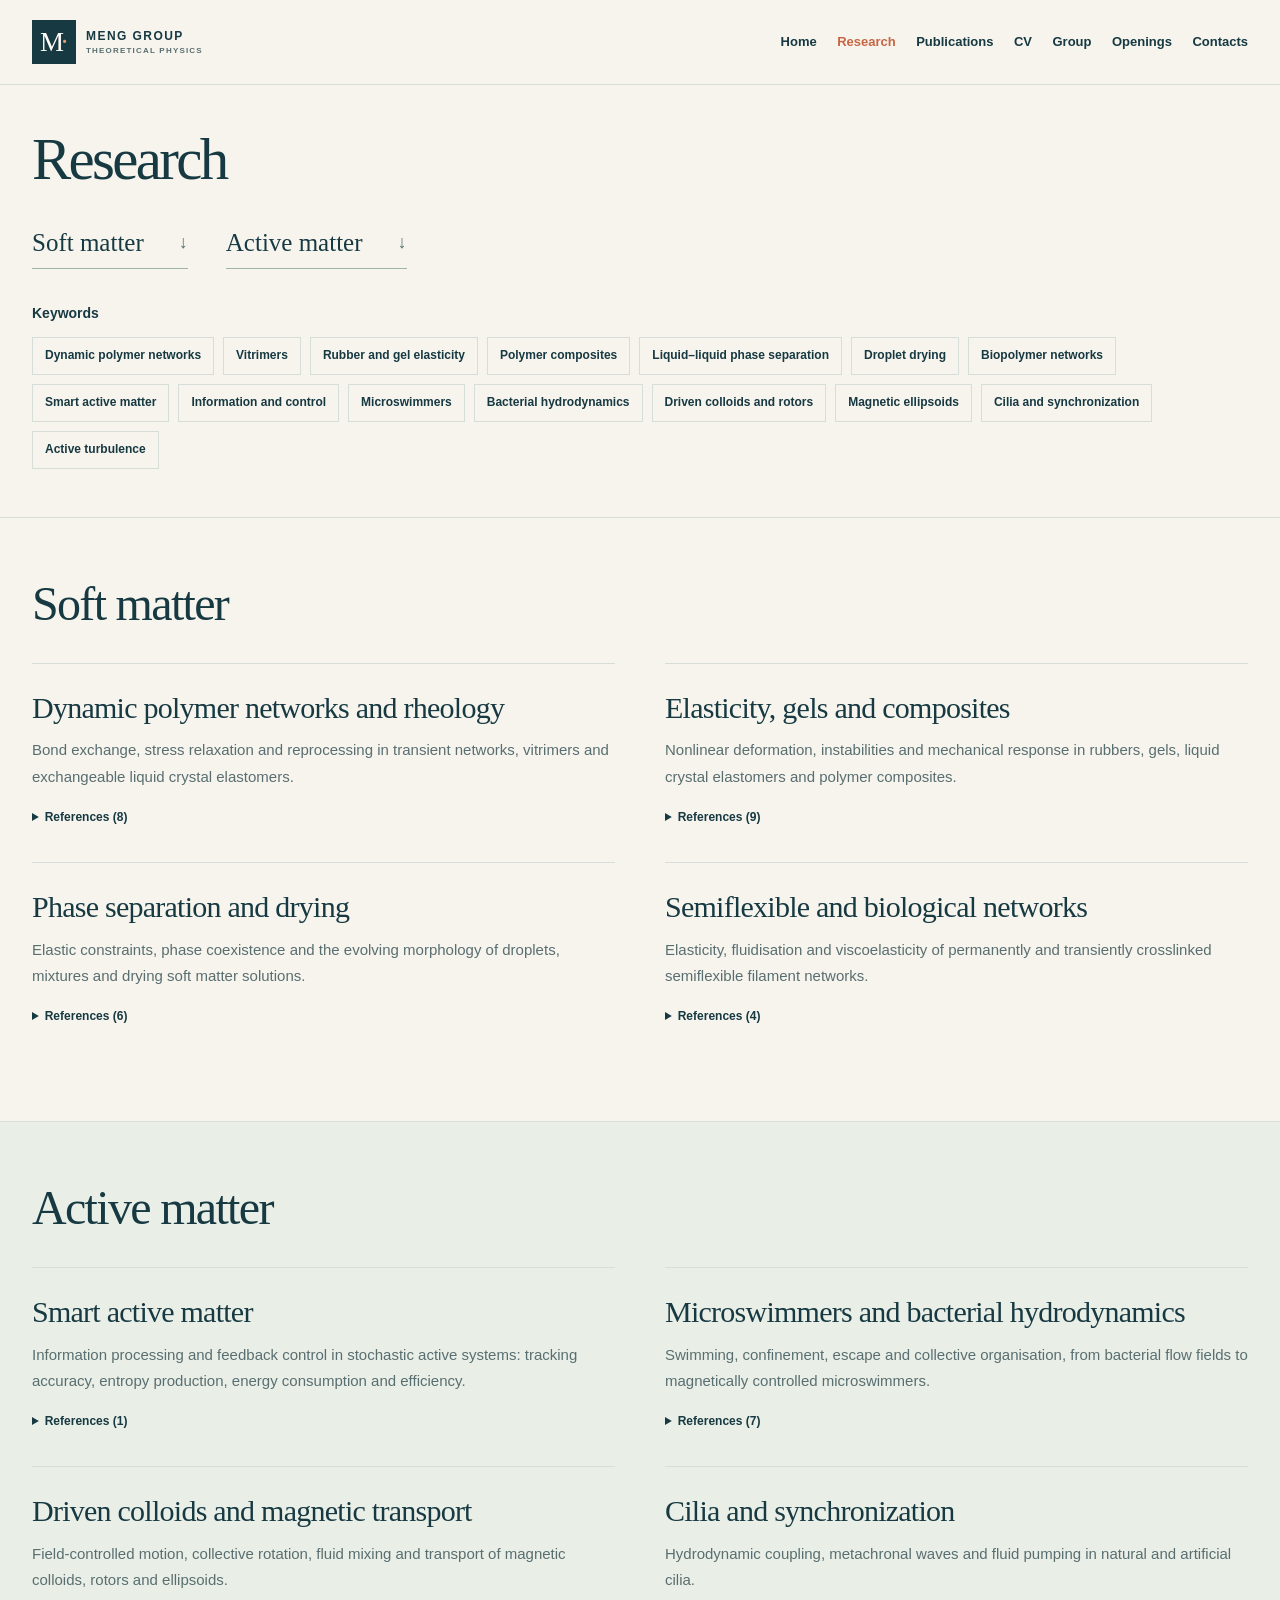
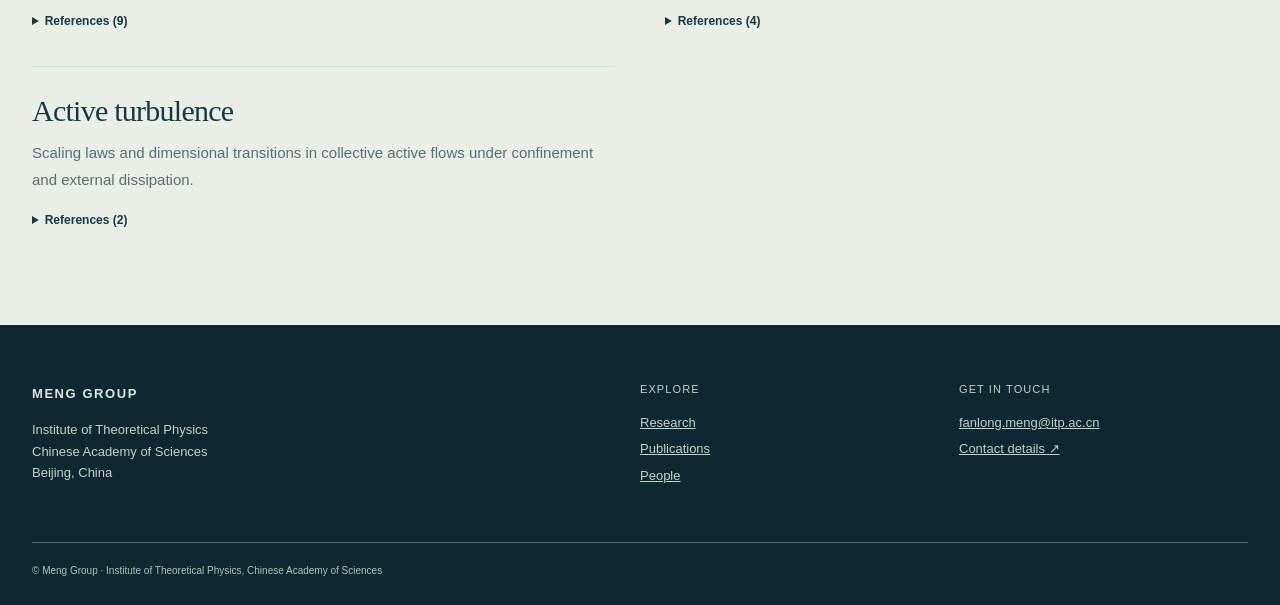
<file: Research.html>
<!doctype html><html lang="en"><head><meta charset="utf-8"><meta name="viewport" content="width=device-width,initial-scale=1"><meta name="theme-color" content="#173942"><meta name="description" content="Meng Group — theoretical soft and active matter physics at the Institute of Theoretical Physics, Chinese Academy of Sciences."><title>Research · Meng Group</title><link rel="stylesheet" href="assets/site.css?v=64dd960cc8"></head><body class="inner-page">
<a class="skip" href="#main">Skip to content</a><header class="site-header"><div class="container nav-shell"><a class="logo" href="index.html" aria-label="Meng Group home"><span class="logo-mark">M<span>·</span></span><span>MENG GROUP<small>THEORETICAL PHYSICS</small></span></a><button class="menu" type="button" aria-expanded="false" aria-controls="navigation">Menu <span aria-hidden="true">☰</span></button><nav id="navigation" aria-label="Main navigation"><a href="index.html">Home</a><a href="Research.html" aria-current="page">Research</a><a href="Publications.html">Publications</a><a href="CV.html">CV</a><a href="Group.html">Group</a><a href="openings.html">Openings</a><a href="Contacts.html">Contacts</a></nav></div></header>
<main id="main"><div class="page-heading container"><h1>Research</h1></div><div class="research-overview container"><nav class="domain-links" aria-label="Research domains"><a href="#soft-matter">Soft matter <span aria-hidden="true">↓</span></a><a href="#active-matter">Active matter <span aria-hidden="true">↓</span></a></nav><section class="keywords" aria-labelledby="keywords-title"><h2 id="keywords-title">Keywords</h2><nav class="topic-index" aria-label="Research keywords"><a href="#polymer-networks">Dynamic polymer networks</a><a href="#polymer-networks">Vitrimers</a><a href="#soft-elasticity">Rubber and gel elasticity</a><a href="#soft-elasticity">Polymer composites</a><a href="#phase-separation">Liquid–liquid phase separation</a><a href="#phase-separation">Droplet drying</a><a href="#biopolymer-networks">Biopolymer networks</a><a href="#smart-active-matter">Smart active matter</a><a href="#smart-active-matter">Information and control</a><a href="#microswimmers">Microswimmers</a><a href="#microswimmers">Bacterial hydrodynamics</a><a href="#driven-colloids">Driven colloids and rotors</a><a href="#driven-colloids">Magnetic ellipsoids</a><a href="#cilia">Cilia and synchronization</a><a href="#active-turbulence">Active turbulence</a></nav></section></div><section class="band" id="soft-matter" aria-labelledby="soft-matter-title"><div class="container"><div class="section-header"><h2 id="soft-matter-title">Soft matter</h2></div><div class="research-grid"><article class="topic" id="polymer-networks" aria-labelledby="polymer-networks-title"><span class="anchor-alias" id="topic-1" aria-hidden="true"></span><h3 id="polymer-networks-title">Dynamic polymer networks and rheology</h3><p>Bond exchange, stress relaxation and reprocessing in transient networks, vitrimers and exchangeable liquid crystal elastomers.</p><details class="research-references"><summary>References (8)</summary><ul><li><a href="https://journals.aps.org/prl/abstract/10.1103/PhysRevLett.131.068101" target="_blank" rel="noopener noreferrer">Modelling viscoelasticity and dynamic nematic order of exchangeable liquid crystal elastomers <span aria-hidden="true">↗</span></a><span class="reference-meta">Physical Review Letters 131, 068101 · 2023</span></li><li><a href="https://www.nature.com/articles/s41467-022-33321-w" target="_blank" rel="noopener noreferrer">Rheology of vitrimers <span aria-hidden="true">↗</span></a><span class="reference-meta">Nature Communications 13, 5753 · 2022</span></li><li><a href="https://doi.org/10.1021/acs.macromol.1c02034" target="_blank" rel="noopener noreferrer">Molecular dynamics simulation of the structural, mechanical, and reprocessing properties of vitrimers based on a dynamic covalent polymer network <span aria-hidden="true">↗</span></a><span class="reference-meta">Macromolecules 55, 1091-1103 · 2022</span></li><li><a href="https://doi.org/10.1021/acs.macromol.9b01123" target="_blank" rel="noopener noreferrer">Elasticity and relaxation in full and partial vitrimer networks <span aria-hidden="true">↗</span></a><span class="reference-meta">Macromolecules 52, 7423-7429 · 2019</span></li><li><a href="https://doi.org/10.1016/j.polymer.2018.04.013" target="_blank" rel="noopener noreferrer">Castor oil derived poly (urethane urea) networks with reprocessibility and enhanced mechanical properties <span aria-hidden="true">↗</span></a><span class="reference-meta">Polymer 143, 79-86 · 2018</span></li><li><a href="https://doi.org/10.1021/acs.macromol.5b02667" target="_blank" rel="noopener noreferrer">Stress relaxation, dynamics and plasticity of transient polymer networks <span aria-hidden="true">↗</span></a><span class="reference-meta">Macromolecules 49, 2843-2852 · 2016</span></li><li><a href="https://doi.org/10.3390/polym8040108" target="_blank" rel="noopener noreferrer">Transient network at large deformations: elastic-plastic transition and necking instability <span aria-hidden="true">↗</span></a><span class="reference-meta">Polymers 8, 108 · 2016</span></li><li><a href="https://books.rsc.org/books/edited-volume/2386/Theoretical-Modelling-of-Dynamically-Crosslinked" target="_blank" rel="noopener noreferrer">Theoretical modelling of dynamically crosslinked polymer networks <span aria-hidden="true">↗</span></a><span class="reference-meta">Royal Society of Chemistry · 2025</span></li></ul></details></article><article class="topic" id="soft-elasticity" aria-labelledby="soft-elasticity-title"><span class="anchor-alias" id="topic-4" aria-hidden="true"></span><span class="anchor-alias" id="topic-5" aria-hidden="true"></span><h3 id="soft-elasticity-title">Elasticity, gels and composites</h3><p>Nonlinear deformation, instabilities and mechanical response in rubbers, gels, liquid crystal elastomers and polymer composites.</p><details class="research-references"><summary>References (9)</summary><ul><li><a href="https://doi.org/10.1063/5.0210769" target="_blank" rel="noopener noreferrer">Molecular dynamics simulations of microscopic structural transition and macroscopic mechanical properties of magnetic gels <span aria-hidden="true">↗</span></a><span class="reference-meta">Journal of Chemical Physics 161, 074902 · 2024</span></li><li><a href="https://doi.org/10.1093/pnasnexus/pgad047" target="_blank" rel="noopener noreferrer">Shear hardening in frictionless amorphous solids near the jamming transition <span aria-hidden="true">↗</span></a><span class="reference-meta">PNAS Nexus, pgad047 · 2023</span></li><li><a href="https://doi.org/10.1088/1674-1056/ac754e" target="_blank" rel="noopener noreferrer">A minimal model for the auxetic response of liquid crystal elastomers <span aria-hidden="true">↗</span></a><span class="reference-meta">Chinese Physics B 31, 104601 · 2022</span></li><li><a href="https://doi.org/10.1016/j.polymer.2021.123608" target="_blank" rel="noopener noreferrer">Modelling Mullins effect induced by chain delamination and reattachment <span aria-hidden="true">↗</span></a><span class="reference-meta">Polymer 222, 123608 · 2021</span></li><li><a href="https://doi.org/10.1016/j.polymer.2020.122529" target="_blank" rel="noopener noreferrer">Bridging chains mediate nonlinear mechanics of polymer nanocomposites under cyclic deformation <span aria-hidden="true">↗</span></a><span class="reference-meta">Polymer 200, 122529 · 2020</span></li><li><a href="https://doi.org/10.1073/pnas.1617069114" target="_blank" rel="noopener noreferrer">Nanoparticle amount, and not size, determines chain alignment and nonlinear hardening in polymer nanocomposites <span aria-hidden="true">↗</span></a><span class="reference-meta">Proceedings of the National Academy of Sciences 114, E3170-E3177 · 2017</span></li><li><a href="https://doi.org/10.1007/s10659-015-9546-1" target="_blank" rel="noopener noreferrer">The &#x27;coin-through-the rubber&#x27; trick: an elastically stabilized invagination <span aria-hidden="true">↗</span></a><span class="reference-meta">Journal of Elasticity 123, 43-57 · 2015</span></li><li><a href="https://doi.org/10.1039/C5SM01740H" target="_blank" rel="noopener noreferrer">The phase diagram and radial collapse of an inflated soft tube under twist <span aria-hidden="true">↗</span></a><span class="reference-meta">Soft Matter 11, 7046-7052 · 2015</span></li><li><a href="https://doi.org/10.1002/aic.14410" target="_blank" rel="noopener noreferrer">Phase diagrams and interface in inflating balloon <span aria-hidden="true">↗</span></a><span class="reference-meta">AIChE Journal 60, 1393-1399 · 2014</span></li></ul></details></article><article class="topic" id="phase-separation" aria-labelledby="phase-separation-title"><span class="anchor-alias" id="topic-2" aria-hidden="true"></span><span class="anchor-alias" id="topic-3" aria-hidden="true"></span><h3 id="phase-separation-title">Phase separation and drying</h3><p>Elastic constraints, phase coexistence and the evolving morphology of droplets, mixtures and drying soft matter solutions.</p><details class="research-references"><summary>References (6)</summary><ul><li><a href="https://doi.org/10.1039/D3CP01670F" target="_blank" rel="noopener noreferrer">Phase coexistence in [C22/C1MIm]+[NO3]- ionic liquid mixtures and first-order phase transitions from homogeneous liquid to smectic B by varying the cation ratio <span aria-hidden="true">↗</span></a><span class="reference-meta">Physical Chemistry Chemical Physics 25, 21595 · 2023</span></li><li><a href="https://doi.org/10.1088/1572-9494/ac58ef" target="_blank" rel="noopener noreferrer">Modelling drying pathways of an evaporating soft matter droplet <span aria-hidden="true">↗</span></a><span class="reference-meta">Communications in Theoretical Physics 74, 095605 · 2022</span></li><li><a href="https://journals.aps.org/prl/abstract/10.1103/PhysRevLett.125.268001" target="_blank" rel="noopener noreferrer">Modelling elastically mediated liquid-liquid phase separation <span aria-hidden="true">↗</span></a><span class="reference-meta">Physical Review Letters 125, 268001 · 2020</span></li><li><a href="https://doi.org/10.1140/epje/i2016-16022-9" target="_blank" rel="noopener noreferrer">Solute based Lagrangian scheme in modeling the drying process of soft matter solutions <span aria-hidden="true">↗</span></a><span class="reference-meta">European Physical Journal E 39, 22 · 2016</span></li><li><a href="https://doi.org/10.1088/1674-1056/25/7/076801" target="_blank" rel="noopener noreferrer">Skin formation in drying a film of soft matter solutions -- application of solute based Lagrangian scheme <span aria-hidden="true">↗</span></a><span class="reference-meta">Chinese Physics B 25, 076801 · 2016</span></li><li><a href="https://doi.org/10.1103/PhysRevLett.113.098301" target="_blank" rel="noopener noreferrer">Cavitation in drying droplets of soft matter solutions <span aria-hidden="true">↗</span></a><span class="reference-meta">Physical Review Letters 113, 098301 · 2014</span></li></ul></details></article><article class="topic" id="biopolymer-networks" aria-labelledby="biopolymer-networks-title"><span class="anchor-alias" id="topic-6" aria-hidden="true"></span><h3 id="biopolymer-networks-title">Semiflexible and biological networks</h3><p>Elasticity, fluidisation and viscoelasticity of permanently and transiently crosslinked semiflexible filament networks.</p><details class="research-references"><summary>References (4)</summary><ul><li><a href="https://doi.org/10.1021/acs.macromol.8b00012" target="_blank" rel="noopener noreferrer">Fluidisation of transient filament networks <span aria-hidden="true">↗</span></a><span class="reference-meta">Macromolecules 51, 4660-4669 · 2018</span></li><li><a href="https://doi.org/10.3390/polym9020052" target="_blank" rel="noopener noreferrer">Theory of semiflexible filaments and networks <span aria-hidden="true">↗</span></a><span class="reference-meta">Polymers 9, 52 · 2017</span></li><li><a href="https://doi.org/10.1039/c6sm01029f" target="_blank" rel="noopener noreferrer">Nonlinear elasticity of semiflexible filament networks <span aria-hidden="true">↗</span></a><span class="reference-meta">Soft Matter 12, 6749-6756 · 2016</span></li><li><a href="https://onlinelibrary.wiley.com/doi/10.1002/9783527839568.ch1" target="_blank" rel="noopener noreferrer">Modeling (visco)elasticity of macromolecular and biomacromolecular networks <span aria-hidden="true">↗</span></a><span class="reference-meta">Wiley-VCH · 2023</span></li></ul></details></article></div></div></section><section class="band tint" id="active-matter" aria-labelledby="active-matter-title"><div class="container"><div class="section-header"><h2 id="active-matter-title">Active matter</h2></div><div class="research-grid"><article class="topic" id="smart-active-matter" aria-labelledby="smart-active-matter-title"><h3 id="smart-active-matter-title">Smart active matter</h3><p>Information processing and feedback control in stochastic active systems: tracking accuracy, entropy production, energy consumption and efficiency.</p><details class="research-references"><summary>References (1)</summary><ul><li><a href="https://doi.org/10.1103/xtjt-rxcj" target="_blank" rel="noopener noreferrer">Stochastic model and optimal controls of an active tracking particle with information processing <span aria-hidden="true">↗</span></a><span class="reference-meta">Physical Review E 114, 035419 · 2026</span></li></ul></details></article><article class="topic" id="microswimmers" aria-labelledby="microswimmers-title"><span class="anchor-alias" id="topic-7" aria-hidden="true"></span><h3 id="microswimmers-title">Microswimmers and bacterial hydrodynamics</h3><p>Swimming, confinement, escape and collective organisation, from bacterial flow fields to magnetically controlled microswimmers.</p><details class="research-references"><summary>References (7)</summary><ul><li><a href="https://iopscience.iop.org/article/10.1088/0256-307X/43/5/050901" target="_blank" rel="noopener noreferrer">Modeling bacterial flow field with regularized singularities <span aria-hidden="true">↗</span></a><span class="reference-meta">Chinese Physics Letters, 43, 050901 · 2026</span></li><li><a href="https://doi.org/10.1103/pzsy-5k17" target="_blank" rel="noopener noreferrer">Hydrodynamically controlled active escape dynamics <span aria-hidden="true">↗</span></a><span class="reference-meta">Physical Review Letters 136, 128301 · 2026</span></li><li><a href="https://doi.org/10.1103/dvc8-tlh1" target="_blank" rel="noopener noreferrer">Confinement reduces surface accumulation of swimming bacteria <span aria-hidden="true">↗</span></a><span class="reference-meta">Physical Review Letters 135, 188401 · 2025</span></li><li><a href="https://journals.aps.org/prl/abstract/10.1103/PhysRevLett.132.204002" target="_blank" rel="noopener noreferrer">Multiflagellate swimming controlled by hydrodynamic interactions <span aria-hidden="true">↗</span></a><span class="reference-meta">Physical Review Letters 132, 204002 · 2024</span></li><li><a href="https://doi.org/10.1103/PhysRevLett.131.158301" target="_blank" rel="noopener noreferrer">Hydrodynamics-induced long-range attraction between plates in bacterial suspensions <span aria-hidden="true">↗</span></a><span class="reference-meta">Physical Review Letters 131, 158301 · 2023</span></li><li><a href="https://journals.aps.org/prl/abstract/10.1103/PhysRevLett.126.078001" target="_blank" rel="noopener noreferrer">Magnetic microswimmers exhibit Bose-Einstein-like condensation <span aria-hidden="true">↗</span></a><span class="reference-meta">Physical Review Letters 126, 078001 · 2021</span></li><li><a href="https://doi.org/10.1103/PhysRevLett.120.188101" target="_blank" rel="noopener noreferrer">Clustering of magnetic swimmers in a Poiseuille flow <span aria-hidden="true">↗</span></a><span class="reference-meta">Physical Review Letters 120, 188101 · 2018</span></li></ul></details></article><article class="topic" id="driven-colloids" aria-labelledby="driven-colloids-title"><span class="anchor-alias" id="topic-8" aria-hidden="true"></span><span class="anchor-alias" id="topic-10" aria-hidden="true"></span><h3 id="driven-colloids-title">Driven colloids and magnetic transport</h3><p>Field-controlled motion, collective rotation, fluid mixing and transport of magnetic colloids, rotors and ellipsoids.</p><details class="research-references"><summary>References (9)</summary><ul><li><a href="https://doi.org/10.1039/d4sm00829d" target="_blank" rel="noopener noreferrer">Curvature induces and enhances transport of spinning colloids through narrow channels <span aria-hidden="true">↗</span></a><span class="reference-meta">Soft Matter 20, 7615 · 2024</span></li><li><a href="https://doi.org/10.1039/D2SM00565D" target="_blank" rel="noopener noreferrer">Elastically-mediated collective organisation of magnetic microparticles <span aria-hidden="true">↗</span></a><span class="reference-meta">Soft Matter 18, 5171-5176 · 2022</span></li><li><a href="https://doi.org/10.1063/5.0094415" target="_blank" rel="noopener noreferrer">Field-controlling patterns of sheared ferrofluid droplets <span aria-hidden="true">↗</span></a><span class="reference-meta">Physics of Fluids 34, 063309 · 2022</span></li><li><a href="https://doi.org/10.1039/D0SM00454E" target="_blank" rel="noopener noreferrer">Degenerate states, emergent dynamics and fluid mixing by magnetic rotors <span aria-hidden="true">↗</span></a><span class="reference-meta">Soft Matter 16, 6484-6492 · 2020</span></li><li><a href="https://doi.org/10.1103/PhysRevResearch.2.012025" target="_blank" rel="noopener noreferrer">Field synchronized bidirectional current in confined driven colloids <span aria-hidden="true">↗</span></a><span class="reference-meta">Physical Review Research 2, 012025 · 2020</span></li><li><a href="https://doi.org/10.1038/s41467-019-12665-w" target="_blank" rel="noopener noreferrer">Controlling collective rotational patterns of magnetic rotors <span aria-hidden="true">↗</span></a><span class="reference-meta">Nature Communications 10, 4696 · 2019</span></li><li><a href="https://doi.org/10.1038/s41467-019-10255-4" target="_blank" rel="noopener noreferrer">Tunable self-healing of magnetically propelling colloidal carpets <span aria-hidden="true">↗</span></a><span class="reference-meta">Nature Communications 10, 2444 · 2019</span></li><li><a href="https://doi.org/10.1093/imamat/hxy019" target="_blank" rel="noopener noreferrer">Far-field theory for trajectories of magnetic ellipsoids in rectangular and circular channels <span aria-hidden="true">↗</span></a><span class="reference-meta">IMA Journal of Applied Mathematics 83, 767-782 · 2018</span></li><li><a href="https://doi.org/10.1103/PhysRevLett.119.198002" target="_blank" rel="noopener noreferrer">Focusing and sorting of ellipsoidal magnetic particles in microchannels <span aria-hidden="true">↗</span></a><span class="reference-meta">Physical Review Letters 119, 198002 · 2017</span></li></ul></details></article><article class="topic" id="cilia" aria-labelledby="cilia-title"><span class="anchor-alias" id="topic-9" aria-hidden="true"></span><h3 id="cilia-title">Cilia and synchronization</h3><p>Hydrodynamic coupling, metachronal waves and fluid pumping in natural and artificial cilia.</p><details class="research-references"><summary>References (4)</summary><ul><li><a href="https://doi.org/10.1098/rsif.2024.0221" target="_blank" rel="noopener noreferrer">Near-field hydrodynamic interactions determine travelling wave directions of collectively beating cilia <span aria-hidden="true">↗</span></a><span class="reference-meta">Journal of the Royal Society Interface 21, 20240221 · 2024</span></li><li><a href="https://doi.org/10.1017/jfm.2023.436" target="_blank" rel="noopener noreferrer">Particle orbiting constrained by elastic filament as a model cilium for fluid pumping <span aria-hidden="true">↗</span></a><span class="reference-meta">Journal of Fluid Mechanics 966, A23 · 2023</span></li><li><a href="https://doi.org/10.1073/pnas.2102828118" target="_blank" rel="noopener noreferrer">Conditions for metachronal coordination in arrays of model cilia <span aria-hidden="true">↗</span></a><span class="reference-meta">Proceedings of the National Academy of Sciences 118, e2102828118 · 2021</span></li><li><a href="https://doi.org/10.1039/C8SM02561D" target="_blank" rel="noopener noreferrer">Magnetically-actuated artificial cilium: a simple theoretical mode <span aria-hidden="true">↗</span></a><span class="reference-meta">Soft Matter 15, 3864-3871l · 2019</span></li></ul></details></article><article class="topic" id="active-turbulence" aria-labelledby="active-turbulence-title"><span class="anchor-alias" id="topic-11" aria-hidden="true"></span><h3 id="active-turbulence-title">Active turbulence</h3><p>Scaling laws and dimensional transitions in collective active flows under confinement and external dissipation.</p><details class="research-references"><summary>References (2)</summary><ul><li><a href="https://doi.org/10.1002/advs.202402643" target="_blank" rel="noopener noreferrer">Scaling transition of active turbulence from two to three dimensions <span aria-hidden="true">↗</span></a><span class="reference-meta">Advanced Science 11, 2402643 · 2024</span></li><li><a href="https://doi.org/10.1103/PhysRevX.11.031065" target="_blank" rel="noopener noreferrer">Scaling regimes of active turbulence with external dissipation <span aria-hidden="true">↗</span></a><span class="reference-meta">Physical Review X 11, 031065 · 2021</span></li></ul></details></article></div></div></section></main>
<footer class="site-footer"><div class="container footer-grid"><div><strong>MENG GROUP</strong><p>Institute of Theoretical Physics<br>Chinese Academy of Sciences<br>Beijing, China</p></div><div><span class="footer-label">Explore</span><a href="Research.html">Research</a><a href="Publications.html">Publications</a><a href="Group.html">People</a></div><div><span class="footer-label">Get in touch</span><a href="mailto:fanlong.meng@itp.ac.cn">fanlong.meng@itp.ac.cn</a><a href="Contacts.html">Contact details ↗</a></div></div><div class="container copyright">© Meng Group · Institute of Theoretical Physics, Chinese Academy of Sciences</div></footer><script src="assets/site.js" defer></script><script src="assets/visitor-stats.js?v=87d394876b" defer></script></body></html>
</file>
<file: assets/site.css>
:root{--ink:#173942;--navy:#102d35;--cream:#f6f4ed;--white:#fffdf8;--teal:#d4e7df;--muted:#596e70;--line:#d5ded9;--coral:#c86643;--sans:Arial,Helvetica,sans-serif;--serif:"Iowan Old Style","Palatino Linotype",Georgia,serif}

*{box-sizing:border-box}
html{scroll-behavior:smooth}
body{margin:0;background:var(--cream);color:var(--ink);font:16px/1.65 var(--sans)}
a{color:inherit}
a:hover{color:var(--coral)}
.container{width:calc(100% - 64px);max-width:1280px;margin-left:auto;margin-right:auto}
.skip{position:absolute;top:-100px;left:12px;z-index:99;background:white;padding:10px}
.skip:focus{top:12px}
:focus-visible{outline:3px solid var(--coral);outline-offset:3px}
.site-header{position:sticky;top:0;z-index:30;background:#f6f4edf5;backdrop-filter:blur(14px);border-bottom:1px solid var(--line)}
.nav-shell{min-height:84px;display:flex;align-items:center;justify-content:space-between;gap:26px}
.logo{display:flex;align-items:center;gap:10px;text-decoration:none;font-size:12px;line-height:1.2;font-weight:800;letter-spacing:.12em;white-space:nowrap}
.logo-mark{position:relative;display:block;flex-shrink:0;text-align:center;width:44px;height:44px;background:var(--ink);color:var(--white);font:400 27px/44px Georgia,serif;letter-spacing:-3px}
.logo-mark span{display:inline;font:inherit;letter-spacing:0;color:#e69b77}
.logo small{display:block;font-size:8px;color:var(--muted);letter-spacing:.15em;margin-top:3px}
.site-header nav{display:flex;align-items:center;gap:clamp(12px,1.6vw,24px)}
.site-header nav a{text-decoration:none;font-size:13px;font-weight:700}
.site-header nav a[aria-current]{color:var(--coral)}
.menu{display:none;border:1px solid var(--line);background:transparent;padding:8px 11px;color:var(--ink);font:700 12px var(--sans)}
.page-heading{padding:44px 0 30px}
.page-heading h1{font:400 clamp(40px,4.6vw,64px)/1.05 var(--serif);letter-spacing:-.045em;margin:0}
.band{border-top:1px solid var(--line);padding:60px 0}
.band.tint{background:#e9eee7}
.band.dark{background:var(--navy);color:var(--white)}
.section-header{display:flex;justify-content:space-between;align-items:end;gap:30px;margin-bottom:32px}
.section-header h2{font:400 clamp(34px,4vw,48px)/1.1 var(--serif);letter-spacing:-.035em;margin:0}
.section-header p{max-width:430px;color:var(--muted);font-size:14px}
.dark .section-header p{color:#c4d8d3}
.text-link{display:inline-block;color:var(--coral);text-decoration:none;border-bottom:1px solid currentColor;font-size:13px;font-weight:700;padding-bottom:4px}
.button{display:inline-block;background:#e7b99b;color:var(--navy);padding:14px 20px;text-decoration:none;font-size:13px;font-weight:800}
.button:hover{background:white;color:var(--navy)}
.ghost{background:transparent;color:white;border:1px solid #92a9a4}
.hero{background:var(--navy);color:var(--white);overflow:hidden}
.hero-grid{display:grid;grid-template-columns:1.2fr .8fr;min-height:620px;gap:7vw;align-items:end}
.hero-content{padding:92px 0}
.hero h1{font:400 clamp(62px,7vw,111px)/.98 var(--serif);letter-spacing:-.06em;margin:21px 0 30px}
.hero h1 em{color:#e6ad8c;font-weight:400}
.hero-lead{font:21px/1.5 var(--serif);color:#d9e5dd;max-width:640px}
.hero-actions{display:flex;flex-wrap:wrap;gap:13px;margin-top:30px}
.hero-image{height:570px;position:relative}
.hero-image img{width:100%;height:100%;object-fit:cover;object-position:center 23%;display:block}
.hero-image:after{content:'';position:absolute;inset:auto 0 0;height:90px;background:linear-gradient(transparent,#102d35a8)}
.hero-image span{position:absolute;bottom:18px;left:20px;z-index:1;font-size:11px;letter-spacing:.12em;text-transform:uppercase}
.home-statement{font:400 clamp(26px,3.3vw,46px)/1.25 var(--serif);max-width:920px;margin:0}
.home-statement em{color:var(--coral)}
.home-tiles,.topic-grid,.people-grid{display:grid;grid-template-columns:repeat(2,1fr);gap:18px}
.home-tile{background:var(--white);padding:34px;min-height:280px;display:flex;flex-direction:column;justify-content:space-between;text-decoration:none;border:1px solid var(--line)}
.home-tile:hover{border-color:var(--coral)}
.home-tile h3{font:400 37px/1.1 var(--serif);margin:25px 0 12px}
.home-tile p{font-size:13px;color:var(--muted);margin:0}
.tile-arrow{font-size:24px;color:var(--coral)}
.highlight-grid{display:grid;grid-template-columns:repeat(3,1fr);gap:1px;background:#4e6a6d;border:1px solid #4e6a6d}
.highlight{display:flex;min-height:260px;padding:27px;background:#1a4049;flex-direction:column;justify-content:space-between;text-decoration:none}
.highlight:hover{background:#26515a;color:white}
.highlight small{font-size:10px;letter-spacing:.13em;color:#e3aa89;text-transform:uppercase}
.highlight strong{font:400 27px/1.18 var(--serif)}
.topic-index{display:flex;flex-wrap:wrap;gap:9px;margin:0}
.topic-index a{border:1px solid var(--line);padding:8px 12px;text-decoration:none;font-size:12px;font-weight:600;max-width:100%;overflow-wrap:anywhere;transition:background .15s}
.topic-index a:hover{background:var(--teal);border-color:#9fb7ac;color:var(--ink)}
.topic{border-top:1px solid var(--line);padding:30px 0;display:block;scroll-margin-top:110px}
.topic h3{font:400 34px/1.12 var(--serif);margin:0 0 12px}
.topic p{margin:0;color:var(--muted);font-size:14px;max-width:850px}
.topic details{margin-top:14px;font-size:12px;color:var(--muted)}
.topic summary{cursor:pointer;color:var(--ink);font-weight:600}
.topic details ul{padding-left:19px;line-height:1.6}
.topic details li{margin:7px 0}
.pub-toolbar{display:flex;flex-wrap:wrap;gap:10px;margin:0 0 12px}
.pub-toolbar input,.pub-toolbar select{padding:12px 14px;border:1px solid #afc2bb;background:var(--white);font:14px var(--sans);color:var(--ink)}
.pub-toolbar input{width:min(100%,440px)}
.pub-count{color:var(--muted);font-size:12px;margin:0 0 18px}
.pub-list,.book-list,.people-list,.timeline{list-style:none;margin:0;padding:0}
.pub{border-top:1px solid var(--line);padding:20px 0;display:grid;grid-template-columns:60px 1fr;gap:15px}
.pub[hidden]{display:none}
.pub-index{font:11px monospace;color:var(--muted)}
.pub-year{font:12px var(--sans);color:var(--muted)}
.pub h3{font:400 clamp(22px,2.4vw,30px)/1.2 var(--serif);margin:4px 0 8px}
.pub h3 a{text-decoration:none}
.pub p{font-size:13px;color:var(--muted);margin:0}
.pub p a{color:var(--ink);text-underline-offset:3px}
.book-list li{padding:20px 0;border-top:1px solid var(--line)}
.book-list a{font:25px var(--serif);text-decoration:none}
.book-list p{font-size:12px;color:var(--muted);margin:3px 0}
.fine-print{font-size:12px;color:var(--muted)}
.column-title{font:400 34px var(--serif);margin:0 0 20px}
.people-list li{padding:17px 0;border-top:1px solid var(--line)}
.people-list strong{display:block;font:400 24px var(--serif)}
.people-list span{display:block;color:var(--muted);font-size:14px;overflow-wrap:anywhere;line-height:1.5}
.timeline li{padding:19px 0;border-top:1px solid var(--line);display:grid;grid-template-columns:150px 1fr;gap:18px;font-size:14px}
.timeline time{font:12px monospace;color:var(--muted)}
.contact-grid{display:grid;grid-template-columns:1fr 1fr;gap:55px}
.contact-row{padding:18px 0;border-top:1px solid var(--line);display:grid;grid-template-columns:105px 1fr;gap:15px}
.contact-row small{font-size:11px;color:var(--muted);text-transform:uppercase;letter-spacing:.12em}
.contact-row div{font-size:15px}
.callout{background:var(--teal);padding:30px}
.callout p{margin:0 0 17px;font:22px/1.35 var(--serif)}
.site-footer{background:#0d2830;color:#dae8e0;padding:55px 0 26px}
.footer-grid{display:grid;grid-template-columns:2fr 1fr 1fr;gap:30px}
.site-footer strong{letter-spacing:.12em;font-size:13px}
.site-footer p,.site-footer a{font-size:13px;color:#c2d2cd}
.site-footer a{display:block;margin:5px 0}
.footer-label{display:block;color:#c2d2cd;font-size:11px;text-transform:uppercase;letter-spacing:.1em;margin-bottom:14px}
.copyright{border-top:1px solid #48646a;margin-top:45px;padding-top:20px;font-size:10px;color:#adc3bc}
.copyright a{display:inline;font-size:10px}
.sr-only{position:absolute;width:1px;height:1px;overflow:hidden;clip:rect(0,0,0,0);white-space:nowrap}

@media(max-width:870px){.container{width:calc(100% - 48px)}
.nav-shell{min-height:70px;flex-wrap:wrap}
.menu{display:block}
.site-header nav{display:none;width:100%;padding-bottom:18px;flex-wrap:wrap}
.site-header nav.open{display:flex}
.hero-grid{grid-template-columns:1fr}
.hero-content{padding:65px 0 40px}
.hero-image{height:360px;max-width:460px;justify-self:end;width:100%}
.highlight-grid{grid-template-columns:1fr}
.highlight{min-height:165px}
.section-header{display:block}
.section-header p{margin-top:20px}
.contact-grid{grid-template-columns:1fr}
.footer-grid{grid-template-columns:1fr 1fr}
}

@media(max-width:600px){.container{width:calc(100% - 40px)}
.page-heading{padding:40px 0 32px}
.page-heading h1{font-size:48px}
.band{padding:52px 0}
.hero h1{font-size:59px}
.hero-image{height:310px}
.home-tiles,.topic-grid,.people-grid{grid-template-columns:1fr}
.topic{padding:25px 0;scroll-margin-top:90px}
.topic h3{font-size:28px}
.pub{grid-template-columns:32px 1fr;gap:8px}
.timeline li{grid-template-columns:95px 1fr;gap:10px}
.contact-row{grid-template-columns:1fr;gap:4px}
.footer-grid{grid-template-columns:1fr}
}

@media(prefers-reduced-motion:reduce){html{scroll-behavior:auto}
}


.visual-band{background:#f7f5ef}
.overview-figure{margin:0}
.overview-figure img{display:block;width:100%;height:auto;aspect-ratio:1916/821;border:1px solid var(--line)}
.overview-figure figcaption{color:var(--muted);font-size:11px;line-height:1.5;padding-top:10px}


.research-overview{padding-bottom:48px}

.domain-links{display:flex;flex-wrap:wrap;gap:18px 38px;margin:0 0 35px}

.domain-links a{display:inline-flex;align-items:center;gap:35px;padding:7px 0 10px;border-bottom:1px solid #9eb3aa;font:400 25px/1.2 var(--serif);text-decoration:none}

.domain-links a span{font:18px var(--sans);color:var(--muted)}

.domain-links a:hover{color:var(--ink);border-color:var(--ink)}

.keywords h2{font:600 14px/1.4 var(--sans);margin:0 0 14px;color:var(--ink)}

#soft-matter,#active-matter{scroll-margin-top:84px}

.profile-name{font:400 22px/1.3 var(--serif);color:var(--muted);margin:0 0 16px}

.open-positions{padding-left:20px;line-height:2;margin:0 0 22px}

@media(max-width:700px){.site-header .nav-shell{width:calc(100% - 40px)}
#soft-matter,#active-matter{scroll-margin-top:70px}
.research-overview{padding-bottom:36px}
.domain-links{gap:15px 28px;margin-bottom:28px}
.domain-links a{font-size:23px;gap:25px}
}

@media(max-width:380px){.nav-shell{gap:10px}
.logo{font-size:10px;gap:8px}
.logo small{font-size:6.5px}
.logo-mark{width:36px;height:36px;font-size:24px;line-height:36px}
.menu{padding:7px 9px}
}


.research-grid{display:grid;grid-template-columns:minmax(0,1fr) minmax(0,1fr);gap:0 50px;align-items:start}
.research-grid .topic{position:relative;padding:27px 0 32px}
.research-grid .topic h3{font-size:30px;line-height:1.16;letter-spacing:-.025em}
.research-grid .topic>p{font-size:15px;line-height:1.75}
.anchor-alias{position:absolute;top:0;left:0;scroll-margin-top:110px}
.research-references summary{padding:4px 0;font-size:12px;line-height:1.5}
.topic .research-references ul{list-style:none;margin:15px 0 0;padding:0}
.topic .research-references li{border-top:1px solid var(--line);padding:12px 0;margin:0}
.research-references li a{font-size:14px;font-weight:600;line-height:1.5;text-decoration:none;display:flex;justify-content:space-between;align-items:start;gap:12px}
.research-references li a:hover{text-decoration:underline;text-underline-offset:3px}
.research-references li a span{font-weight:400;white-space:nowrap;flex-shrink:0}
.reference-meta{display:block;font-size:12px;color:var(--muted);margin-top:5px;line-height:1.5}
@media(max-width:870px){.research-grid{gap:0 32px}.research-grid .topic h3{font-size:27px}}
@media(max-width:700px){.research-grid{grid-template-columns:1fr}.research-grid .topic h3{font-size:29px}.anchor-alias{scroll-margin-top:90px}}

.pub-toolbar label:first-child{flex:1 1 280px;min-width:0;max-width:520px}
.pub-toolbar input{width:100%}
@media(max-width:870px){.site-header nav a{min-height:44px;padding:10px 4px;display:inline-flex;align-items:center}.topic-index a{min-height:44px;display:inline-flex;align-items:center}.research-references summary{min-height:44px;padding-top:10px;padding-bottom:10px}}
</file>
<file: assets/homepage.css>
/* The header and typography are shared with every page through site.css. */
.home-page{width:100%;min-width:0;background:#f6f4ed}
.home-page #main{display:block;width:100%;min-width:0}
.home-masthead{width:calc(100% - 64px);max-width:1280px;margin:0 auto;padding:20px 0 40px}
.masthead-frame{position:relative;width:100%;margin:0;overflow:hidden;background:#eee9dc}
.masthead-artwork{position:relative}
.masthead-picture,.masthead-picture img{display:block;width:100%}
.masthead-picture img{height:auto;aspect-ratio:1536/659}
.masthead-frame:after{content:"";pointer-events:none;position:absolute;top:0;left:0;width:75%;height:65%;background:radial-gradient(ellipse at 5% 5%,rgba(248,245,236,.58),rgba(248,245,236,.27) 45%,transparent 72%);z-index:1}
.masthead-heading{position:absolute;left:clamp(26px,3.6vw,54px);top:clamp(26px,3.1vw,48px);z-index:2;color:#163c43;pointer-events:none}
.masthead-kicker{font:700 clamp(9px,.8vw,12px)/1.4 Arial,sans-serif;letter-spacing:.18em;margin:0 0 clamp(12px,1.15vw,22px)}
.masthead-kicker span{color:#af5b3e;margin-left:8px;margin-right:8px}
.masthead-heading h1{font:400 clamp(43px,4.7vw,72px)/1.04 var(--serif);letter-spacing:-.055em;margin:0}
.masthead-caption{width:100%;margin:0;display:flex;align-items:center;justify-content:space-between;gap:18px;padding:15px 0 0;font-size:10px;line-height:1.5;color:#647474;letter-spacing:.04em}
.location-dot{display:inline-block;width:5px;height:5px;border-radius:50%;background:#ba6749;vertical-align:middle;margin-left:8px}
.figure-hotspots{position:absolute;inset:0;z-index:3;pointer-events:none}
.figure-hotspot{position:absolute;width:44px;height:44px;display:flex;align-items:center;justify-content:center;transform:translate(-50%,-50%);pointer-events:auto;text-decoration:none;color:#173942;border-radius:50%}
.hotspot-networks{left:8%;top:75%}
.hotspot-droplets{left:25%;top:62%}
.hotspot-smart{left:42%;top:44%}
.hotspot-colloids{left:57%;top:55%}
.hotspot-swimmers{left:87%;top:24%}
.hotspot-cilia{left:81%;top:84%}
.hotspot-dot{display:flex;align-items:center;justify-content:center;width:25px;height:25px;background:#fffaf0ed;border:1px solid #173942;box-shadow:0 1px 7px #102d3540;border-radius:50%;font:400 21px/1 Arial,sans-serif;transition:transform .15s,background .15s}
.hotspot-label{position:absolute;bottom:43px;left:50%;transform:translateX(-50%);padding:8px 12px;background:#173942;color:#fffaf0;font:600 12px/1.4 var(--sans);white-space:nowrap;opacity:0;visibility:hidden;border-radius:2px;pointer-events:none}
.figure-hotspot[data-align="right"] .hotspot-label{left:auto;right:10px;transform:none}
.figure-hotspot[data-align="left"] .hotspot-label{left:10px;transform:none}
.figure-hotspot:hover .hotspot-dot,.figure-hotspot:focus-visible .hotspot-dot{background:#fffaf0;transform:scale(1.16)}
.figure-hotspot:hover .hotspot-label,.figure-hotspot:focus-visible .hotspot-label{opacity:1;visibility:visible}
.home-page .site-footer{padding-top:40px}
.visitor-stats{display:flex;align-items:baseline;flex-wrap:wrap;gap:10px 30px;border-top:1px solid #48646a;margin-top:30px;padding:22px 0 0;color:#c2d2cd;font-size:12px}
.visitor-stat{display:inline-flex;align-items:baseline;gap:12px}
.visitor-stats strong{font:400 22px/1.2 var(--serif);font-variant-numeric:tabular-nums;letter-spacing:0;color:#e3b291;min-width:1ch}
.visitor-stats-status{font-size:11px;color:#adc3bc}
.visitor-stats-status:empty{display:none}
.visitor-stats noscript{font-size:11px;color:#adc3bc}
.home-page .site-footer .copyright{margin-top:24px}
@media(max-width:870px){.home-masthead{width:calc(100% - 48px);padding-top:18px}.masthead-heading{top:26px;left:29px}.masthead-heading h1{font-size:clamp(38px,5.3vw,46px)}.masthead-kicker{font-size:8px;letter-spacing:.12em;margin-bottom:12px}.masthead-caption{font-size:9px}.hotspot-smart{top:56%}}
@media(max-width:700px){.home-masthead{width:100%;padding:0 0 30px}.masthead-frame{background:transparent;display:flex;flex-direction:column}.masthead-frame:after{display:none}.masthead-heading{position:static;padding:35px 20px 26px}.masthead-heading h1{font-size:clamp(38px,9vw,60px);line-height:1.05}.masthead-kicker{font-size:9px;letter-spacing:.12em;margin-bottom:18px}.masthead-caption{padding:13px 20px 0;display:block;font-size:9px;line-height:1.6}.masthead-caption>span{display:block}.masthead-caption>span+span{margin-top:3px}.hotspot-smart{top:44%}.hotspot-dot{width:22px;height:22px;font-size:18px}.hotspot-label{font-size:10px;padding:7px 9px}.figure-hotspot[data-align="left"] .hotspot-label{left:6px}.home-page .site-footer .footer-grid{grid-template-columns:1fr;gap:25px}}
@media(hover:none){.figure-hotspot:hover .hotspot-label{opacity:0;visibility:hidden}}
@media(prefers-reduced-motion:reduce){.hotspot-dot{transition:none}}
</file>
